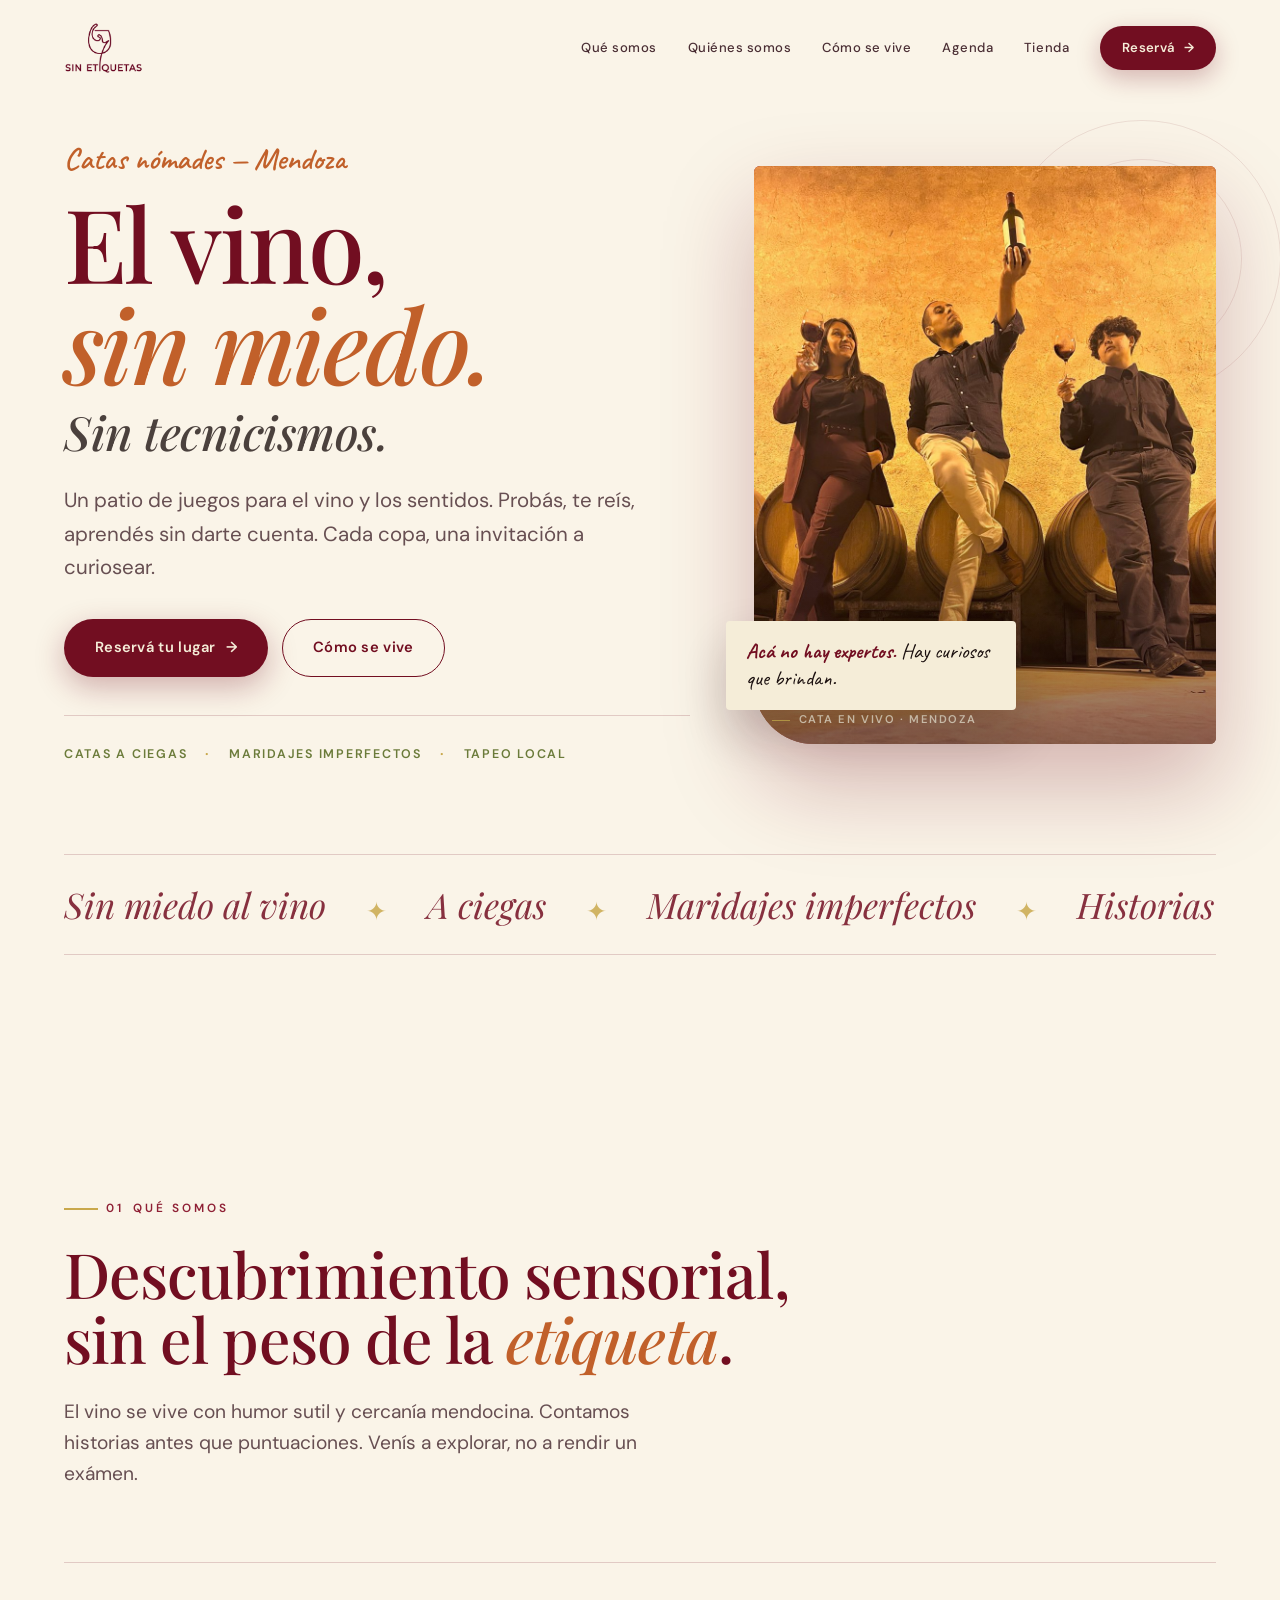
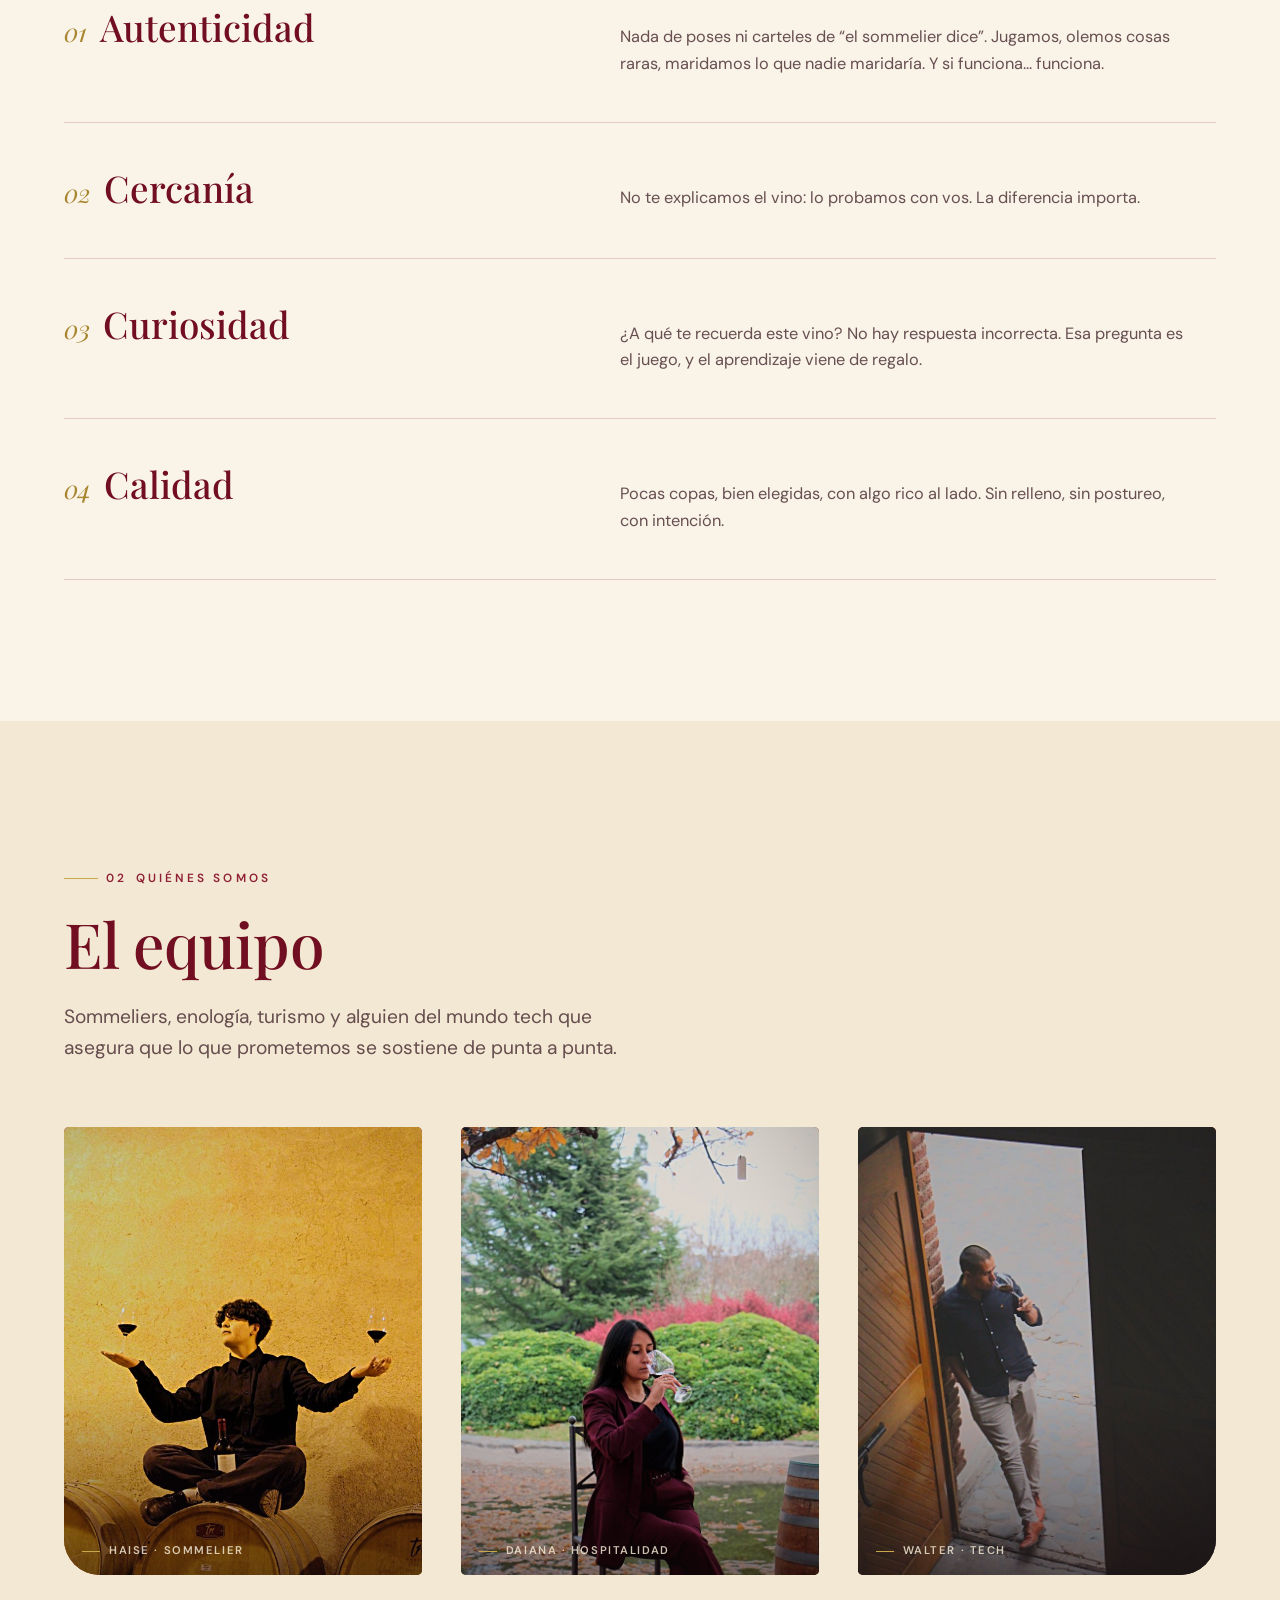
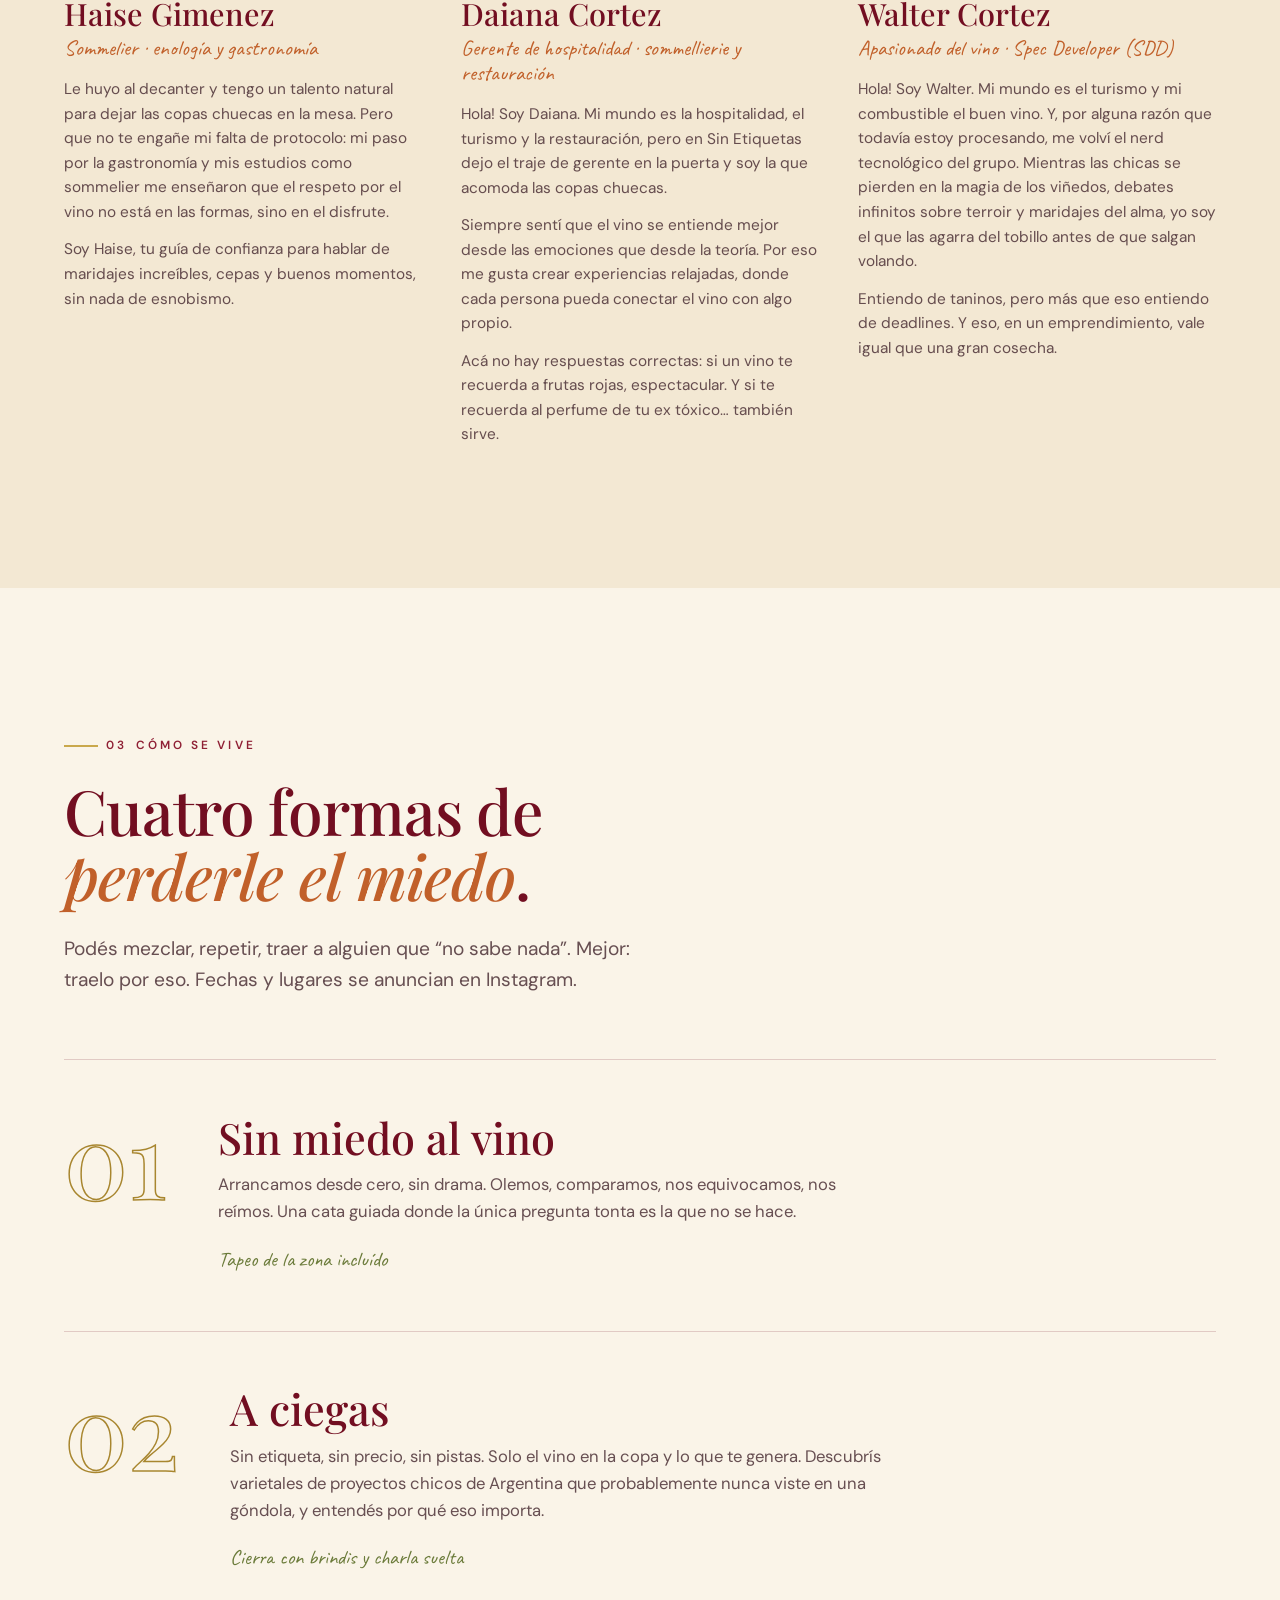
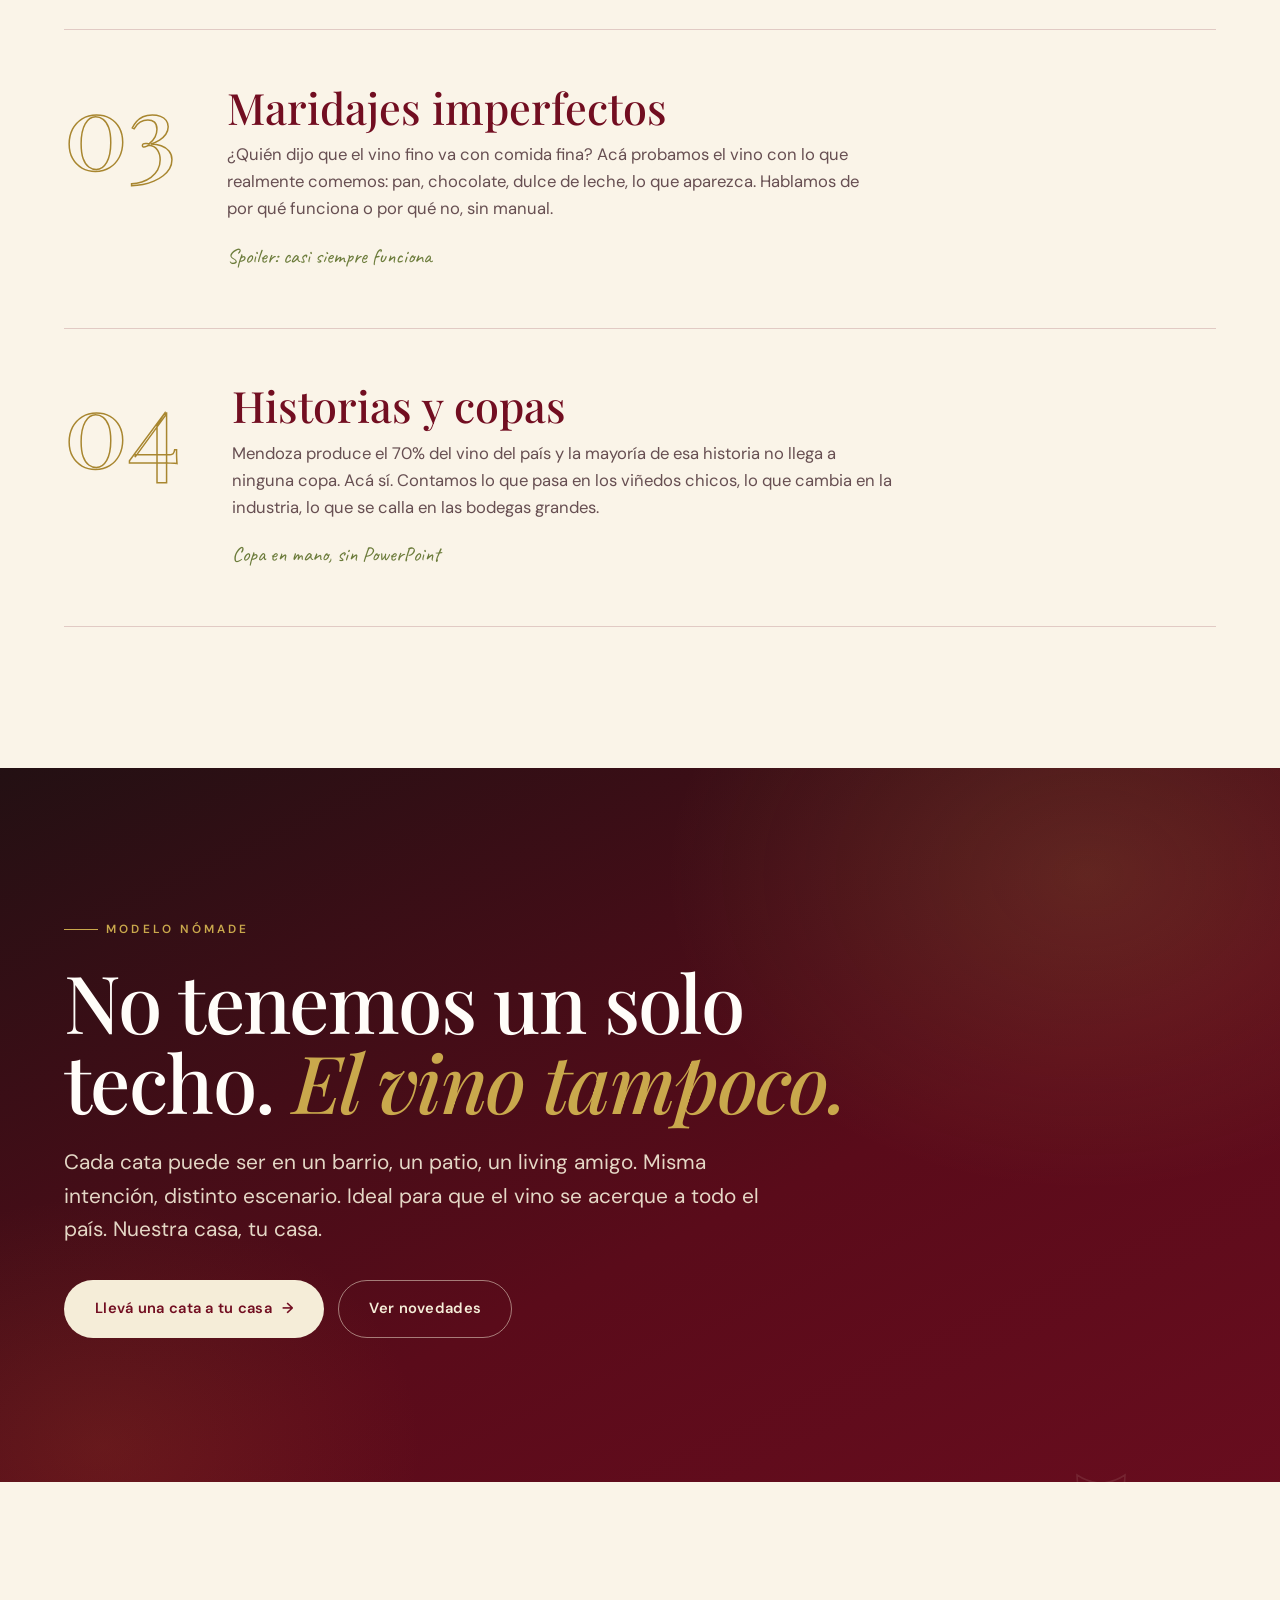
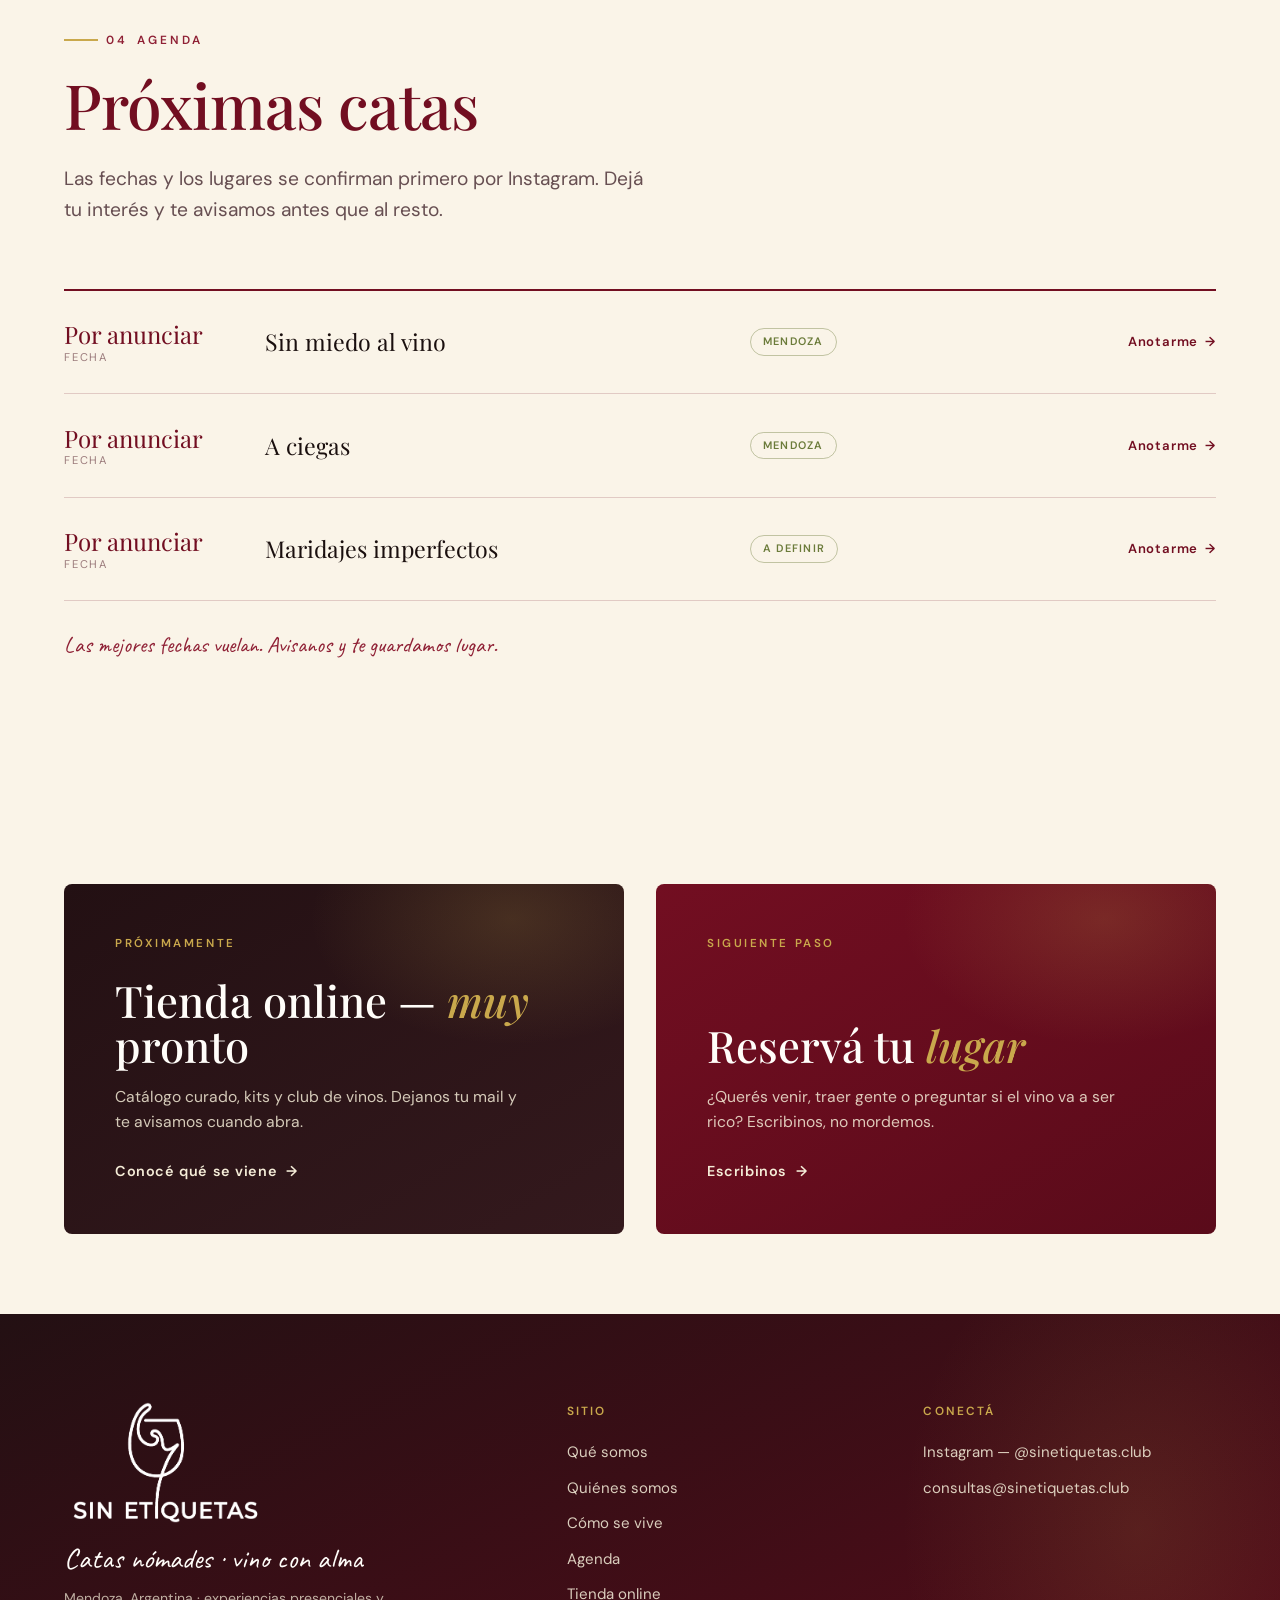
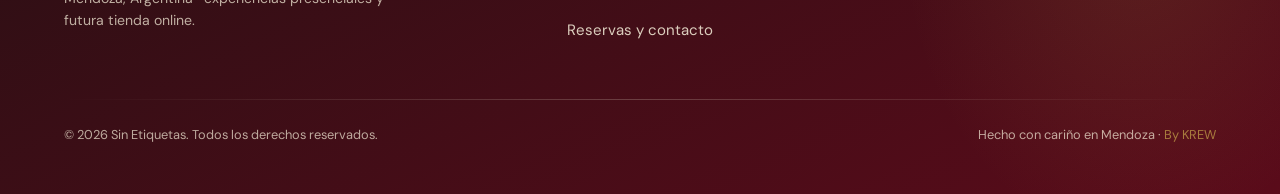
<file: index.html>
<!DOCTYPE html>
<html lang="es-AR">
<head>
  <meta charset="UTF-8">
  <meta name="viewport" content="width=device-width, initial-scale=1.0, viewport-fit=cover">
  <meta name="color-scheme" content="light">
  <meta name="theme-color" content="#720E21">
  <meta name="msapplication-TileColor" content="#720E21">

  <title>Sin Etiquetas | Catas nómades en Mendoza — vino sin miedo</title>
  <meta name="description" content="Sin Etiquetas: catas nómades y experiencias de vino en Mendoza, sin tecnicismos ni vergüenza. Juegos sensoriales, maridajes imperfectos y tapeo local. Próxima tienda online. Seguinos en @sinetiquetas.club.">
  <meta name="keywords" content="Sin Etiquetas, cata de vinos Mendoza, catas nómades, vino argentino, experiencia de vino, enoturismo Mendoza, vino sin miedo, maridaje, tapeo Mendoza">
  <meta name="author" content="Sin Etiquetas">
  <meta name="robots" content="index, follow, max-image-preview:large, max-snippet:-1, max-video-preview:-1">
  <meta name="geo.region" content="AR-M">
  <meta name="geo.placename" content="Mendoza">
  <meta name="ICBM" content="-32.8895,-68.8458">
  <meta name="language" content="Spanish">

  <link rel="canonical" href="https://sinetiquetas.club/">
  <link rel="alternate" hreflang="es-AR" href="https://sinetiquetas.club/">
  <link rel="alternate" hreflang="x-default" href="https://sinetiquetas.club/">

  <meta property="og:type" content="website">
  <meta property="og:site_name" content="Sin Etiquetas">
  <meta property="og:locale" content="es_AR">
  <meta property="og:title" content="Sin Etiquetas | Catas nómades en Mendoza — vino sin miedo">
  <meta property="og:description" content="Catas nómades y experiencias de vino en Mendoza: sin tecnicismos, con humor mendocino. Juegos, aromas, maridajes imperfectos y tapeo local.">
  <meta property="og:url" content="https://sinetiquetas.club/">
  <meta property="og:image" content="https://sinetiquetas.club/assets/logo-borravino.png">
  <meta property="og:image:type" content="image/png">
  <meta property="og:image:alt" content="Logo Sin Etiquetas — vino y experiencias en Mendoza">

  <meta name="twitter:card" content="summary_large_image">
  <meta name="twitter:title" content="Sin Etiquetas | Catas nómades en Mendoza">
  <meta name="twitter:description" content="Vino sin miedo: catas nómades, juegos sensoriales y tapeo en Mendoza. @sinetiquetas.club">
  <meta name="twitter:image" content="https://sinetiquetas.club/assets/logo-borravino.png">

  <link rel="icon" href="assets/logo-borravino.png" type="image/png" sizes="any">
  <link rel="apple-touch-icon" href="assets/logo-borravino.png">

  <script type="application/ld+json">
  {
    "@context": "https://schema.org",
    "@graph": [
      {
        "@type": "Organization",
        "@id": "https://sinetiquetas.club/#organization",
        "name": "Sin Etiquetas",
        "url": "https://sinetiquetas.club/",
        "logo": { "@type": "ImageObject", "url": "https://sinetiquetas.club/assets/logo-borravino.png" },
        "description": "Experiencias de vino nómades en Mendoza: catas accesibles, juegos sensoriales y tapeo local, sin tecnicismos.",
        "areaServed": { "@type": "Country", "name": "Argentina" },
        "address": { "@type": "PostalAddress", "addressRegion": "Mendoza", "addressCountry": "AR" },
        "sameAs": [ "https://www.instagram.com/sinetiquetas.club/" ]
      },
      {
        "@type": "WebSite",
        "@id": "https://sinetiquetas.club/#website",
        "url": "https://sinetiquetas.club/",
        "name": "Sin Etiquetas",
        "description": "Catas nómades en Mendoza — vino sin miedo. Próximamente tienda online.",
        "publisher": { "@id": "https://sinetiquetas.club/#organization" },
        "inLanguage": "es-AR"
      }
    ]
  }
  </script>

  <link rel="preconnect" href="https://fonts.googleapis.com">
  <link rel="preconnect" href="https://fonts.gstatic.com" crossorigin>
  <link href="https://fonts.googleapis.com/css2?family=Caveat:wght@500;600;700&family=DM+Sans:ital,opsz,wght@0,9..40,300..700;1,9..40,400..600&family=Playfair+Display:ital,wght@0,400;0,500;0,600;1,400;1,500&display=swap" rel="stylesheet">
  <link rel="stylesheet" href="css/styles.css">
</head>
<body>
  <a class="skip-link" href="#main">Ir al contenido</a>

  <svg class="svg-defs" aria-hidden="true" focusable="false">
    <symbol id="glass" viewBox="0 0 100 150">
      <path d="M26 14 Q50 30 74 14 Q72 56 50 66 Q28 56 26 14 Z"/>
      <path d="M50 66 L50 124"/>
      <path d="M32 126 Q50 119 68 126"/>
    </symbol>
  </svg>

  <header class="nav" id="nav">
    <a class="nav__logo" href="index.html" aria-label="Sin Etiquetas — inicio">
      <img src="assets/logo-borravino.png" alt="Sin Etiquetas">
    </a>
    <button type="button" class="nav__toggle" id="navToggle" aria-label="Abrir menú" aria-expanded="false" aria-controls="navMenu">
      <svg width="26" height="26" viewBox="0 0 24 24" fill="none" stroke="currentColor" stroke-width="2" aria-hidden="true"><path d="M3 6h18M3 12h18M3 18h18"/></svg>
    </button>
    <nav class="nav__menu" id="navMenu" aria-label="Principal">
      <a class="nav__link" href="#propuesta">Qué somos</a>
      <a class="nav__link" href="#equipo">Quiénes somos</a>
      <a class="nav__link" href="#experiencias">Cómo se vive</a>
      <a class="nav__link" href="#agenda">Agenda</a>
      <a class="nav__link" href="tienda.html">Tienda</a>
      <a class="nav__cta" href="contacto.html">Reservá <span class="arrow" aria-hidden="true">→</span></a>
    </nav>
  </header>
  <div class="nav__scrim" id="navScrim" aria-hidden="true"></div>

  <main id="main">

    <!-- HERO -->
    <section class="hero" aria-labelledby="hero-title">
      <div class="wrap">
        <div class="hero__grid">
          <div class="hero__copy">
            <p class="hero__eyebrow">Catas nómades — Mendoza</p>
            <h1 class="hero__title" id="hero-title">El vino, <em>sin&nbsp;miedo.</em><span class="thin">Sin tecnicismos.</span></h1>
            <p class="hero__lead">Un patio de juegos para el vino y los sentidos. Probás, te reís, aprendés sin darte cuenta. Cada copa, una invitación a curiosear.</p>
            <div class="hero__cta">
              <a class="btn btn--primary" href="contacto.html">Reservá tu lugar <span class="arrow" aria-hidden="true">→</span></a>
              <a class="btn btn--ghost" href="#experiencias">Cómo se vive</a>
            </div>
            <div class="hero__ticker">
              <span>Catas a ciegas</span><span>Maridajes imperfectos</span><span>Tapeo local</span>
            </div>
          </div>

          <div class="hero__media">
            <div class="hero__rings" aria-hidden="true"><span></span><span></span><span></span></div>
            <div class="ph has-photo">
              <img class="hero__photo" src="assets/hero-juntos.jpg" width="1148" height="1200" fetchpriority="high" decoding="async" alt="El equipo de Sin Etiquetas brindando con vino entre barricas en una bodega de Mendoza" />
              <span class="ph__cap">Cata en vivo · Mendoza</span>
            </div>
            <p class="hero__quote"><strong>Acá no hay expertos.</strong> Hay curiosos que brindan.</p>
          </div>
        </div>

        <div class="marquee" aria-hidden="true">
          <div class="marquee__track">
            <span>Sin miedo al vino</span><span>A ciegas</span><span>Maridajes imperfectos</span><span>Historias y copas</span><span>Nuestra casa, tu casa</span>
            <span>Sin miedo al vino</span><span>A ciegas</span><span>Maridajes imperfectos</span><span>Historias y copas</span><span>Nuestra casa, tu casa</span>
          </div>
        </div>
      </div>
    </section>

    <!-- QUÉ SOMOS -->
    <section class="section" id="propuesta" aria-labelledby="propuesta-title">
      <div class="wrap">
        <header class="sec-head reveal">
          <p class="sec-tag"><span>01</span> Qué somos</p>
          <h2 class="sec-title" id="propuesta-title">Descubrimiento sensorial, sin el peso de la <em>etiqueta</em>.</h2>
          <p class="sec-lead">El vino se vive con humor sutil y cercanía mendocina. Contamos historias antes que puntuaciones. Venís a explorar, no a rendir un exámen.</p>
        </header>

        <div class="values reveal">
          <article class="value">
            <div class="value__head"><span class="value__num">01</span><h3 class="value__name">Autenticidad</h3></div>
            <p class="value__body">Nada de poses ni carteles de “el sommelier dice”. Jugamos, olemos cosas raras, maridamos lo que nadie maridaría. Y si funciona… funciona.</p>
          </article>
          <article class="value">
            <div class="value__head"><span class="value__num">02</span><h3 class="value__name">Cercanía</h3></div>
            <p class="value__body">No te explicamos el vino: lo probamos con vos. La diferencia importa.</p>
          </article>
          <article class="value">
            <div class="value__head"><span class="value__num">03</span><h3 class="value__name">Curiosidad</h3></div>
            <p class="value__body">¿A qué te recuerda este vino? No hay respuesta incorrecta. Esa pregunta es el juego, y el aprendizaje viene de regalo.</p>
          </article>
          <article class="value">
            <div class="value__head"><span class="value__num">04</span><h3 class="value__name">Calidad</h3></div>
            <p class="value__body">Pocas copas, bien elegidas, con algo rico al lado. Sin relleno, sin postureo, con intención.</p>
          </article>
        </div>
      </div>
    </section>

    <!-- EQUIPO -->
    <section class="section section--paper" id="equipo" aria-labelledby="equipo-title">
      <div class="wrap">
        <header class="sec-head reveal">
          <p class="sec-tag"><span>02</span> Quiénes somos</p>
          <h2 class="sec-title" id="equipo-title">El equipo</h2>
          <p class="sec-lead">Sommeliers, enología, turismo y alguien del mundo tech que asegura que lo que prometemos se sostiene de punta a punta.</p>
        </header>

        <div class="team">
          <article class="member reveal">
            <div class="ph member__portrait has-photo">
              <img class="member__photo" src="assets/equipo-haise.jpg" width="800" height="1000" loading="lazy" decoding="async" alt="Haise Gimenez, sommelier de Sin Etiquetas, con dos copas de vino tinto en una bodega" />
              <span class="ph__cap">Haise · sommelier</span>
            </div>
            <div>
              <h3 class="member__name">Haise Gimenez</h3>
              <p class="member__role">Sommelier · enología y gastronomía</p>
              <p class="member__bio">Le huyo al decanter y tengo un talento natural para dejar las copas chuecas en la mesa. Pero que no te engañe mi falta de protocolo: mi paso por la gastronomía y mis estudios como sommelier me enseñaron que el respeto por el vino no está en las formas, sino en el disfrute.</p>
              <p class="member__bio">Soy Haise, tu guía de confianza para hablar de maridajes increíbles, cepas y buenos momentos, sin nada de esnobismo.</p>
            </div>
          </article>

          <article class="member reveal" data-delay="1">
            <div class="ph member__portrait has-photo">
              <img class="member__photo" src="assets/equipo-daiana.jpg" width="800" height="1000" loading="lazy" decoding="async" alt="Daiana Cortez, gerente de hospitalidad de Sin Etiquetas, catando vino en un jardín otoñal" />
              <span class="ph__cap">Daiana · hospitalidad</span>
            </div>
            <div>
              <h3 class="member__name">Daiana Cortez</h3>
              <p class="member__role">Gerente de hospitalidad · sommellierie y restauración</p>
              <p class="member__bio">Hola! Soy Daiana. Mi mundo es la hospitalidad, el turismo y la restauración, pero en Sin Etiquetas dejo el traje de gerente en la puerta y soy la que acomoda las copas chuecas.</p>
              <p class="member__bio">Siempre sentí que el vino se entiende mejor desde las emociones que desde la teoría. Por eso me gusta crear experiencias relajadas, donde cada persona pueda conectar el vino con algo propio.</p>
              <p class="member__bio">Acá no hay respuestas correctas: si un vino te recuerda a frutas rojas, espectacular. Y si te recuerda al perfume de tu ex tóxico… también sirve.</p>
            </div>
          </article>

          <article class="member reveal" data-delay="2">
            <div class="ph member__portrait has-photo">
              <img class="member__photo" src="assets/equipo-walter.jpg" width="800" height="1000" loading="lazy" decoding="async" alt="Walter Cortez, apasionado del vino y spec developer de Sin Etiquetas, degustando vino en la puerta de una bodega" />
              <span class="ph__cap">Walter · tech</span>
            </div>
            <div>
              <h3 class="member__name">Walter Cortez</h3>
              <p class="member__role">Apasionado del vino · Spec Developer (SDD)</p>
              <p class="member__bio">Hola! Soy Walter. Mi mundo es el turismo y mi combustible el buen vino. Y, por alguna razón que todavía estoy procesando, me volví el nerd tecnológico del grupo. Mientras las chicas se pierden en la magia de los viñedos, debates infinitos sobre terroir y maridajes del alma, yo soy el que las agarra del tobillo antes de que salgan volando.</p>
              <p class="member__bio">Entiendo de taninos, pero más que eso entiendo de deadlines. Y eso, en un emprendimiento, vale igual que una gran cosecha.</p>
            </div>
          </article>
        </div>
      </div>
    </section>

    <!-- EXPERIENCIAS -->
    <section class="section" id="experiencias" aria-labelledby="exp-title">
      <div class="wrap">
        <header class="sec-head reveal">
          <p class="sec-tag"><span>03</span> Cómo se vive</p>
          <h2 class="sec-title" id="exp-title">Cuatro formas de <em>perderle el miedo</em>.</h2>
          <p class="sec-lead">Podés mezclar, repetir, traer a alguien que “no sabe nada”. Mejor: traelo por eso. Fechas y lugares se anuncian en Instagram.</p>
        </header>

        <div class="exps">
          <article class="exp reveal">
            <div class="exp__num">01</div>
            <div class="exp__main">
              <h3 class="exp__title">Sin miedo al vino</h3>
              <p class="exp__body">Arrancamos desde cero, sin drama. Olemos, comparamos, nos equivocamos, nos reímos. Una cata guiada donde la única pregunta tonta es la que no se hace.</p>
              <span class="exp__meta">Tapeo de la zona incluído</span>
            </div>
          </article>
          <article class="exp reveal">
            <div class="exp__num">02</div>
            <div class="exp__main">
              <h3 class="exp__title">A ciegas</h3>
              <p class="exp__body">Sin etiqueta, sin precio, sin pistas. Solo el vino en la copa y lo que te genera. Descubrís varietales de proyectos chicos de Argentina que probablemente nunca viste en una góndola, y entendés por qué eso importa.</p>
              <span class="exp__meta">Cierra con brindis y charla suelta</span>
            </div>
          </article>
          <article class="exp reveal">
            <div class="exp__num">03</div>
            <div class="exp__main">
              <h3 class="exp__title">Maridajes imperfectos</h3>
              <p class="exp__body">¿Quién dijo que el vino fino va con comida fina? Acá probamos el vino con lo que realmente comemos: pan, chocolate, dulce de leche, lo que aparezca. Hablamos de por qué funciona o por qué no, sin manual.</p>
              <span class="exp__meta">Spoiler: casi siempre funciona</span>
            </div>
          </article>
          <article class="exp reveal">
            <div class="exp__num">04</div>
            <div class="exp__main">
              <h3 class="exp__title">Historias y copas</h3>
              <p class="exp__body">Mendoza produce el 70% del vino del país y la mayoría de esa historia no llega a ninguna copa. Acá sí. Contamos lo que pasa en los viñedos chicos, lo que cambia en la industria, lo que se calla en las bodegas grandes.</p>
              <span class="exp__meta">Copa en mano, sin PowerPoint</span>
            </div>
          </article>
        </div>
      </div>
    </section>

    <!-- NÓMADE -->
    <section class="strip" id="nomade" aria-labelledby="nomade-title">
      <svg class="strip__glass" aria-hidden="true"><use href="#glass"/></svg>
      <div class="wrap">
        <div class="strip__inner reveal">
          <p class="sec-tag">Modelo nómade</p>
          <h2 class="strip__title" id="nomade-title">No tenemos un solo techo. <em>El vino tampoco.</em></h2>
          <p class="strip__text">Cada cata puede ser en un barrio, un patio, un living amigo. Misma intención, distinto escenario. Ideal para que el vino se acerque a todo el país. Nuestra casa, tu casa.</p>
          <div class="hero__cta">
            <a class="btn btn--light" href="contacto.html">Llevá una cata a tu casa <span class="arrow" aria-hidden="true">→</span></a>
            <a class="btn btn--ghost-light" href="https://www.instagram.com/sinetiquetas.club/" target="_blank" rel="noopener noreferrer">Ver novedades</a>
          </div>
        </div>
      </div>
    </section>

    <!-- AGENDA -->
    <section class="section" id="agenda" aria-labelledby="agenda-title">
      <div class="wrap">
        <header class="sec-head reveal">
          <p class="sec-tag"><span>04</span> Agenda</p>
          <h2 class="sec-title" id="agenda-title">Próximas catas</h2>
          <p class="sec-lead">Las fechas y los lugares se confirman primero por Instagram. Dejá tu interés y te avisamos antes que al resto.</p>
        </header>

        <ul class="agenda reveal">
          <li class="agenda__row">
            <span class="agenda__date">Por anunciar<small>Fecha</small></span>
            <span class="agenda__exp">Sin miedo al vino</span>
            <span class="agenda__place"><span class="pill">Mendoza</span></span>
            <a class="agenda__cta" href="contacto.html">Anotarme <span class="arrow" aria-hidden="true">→</span></a>
          </li>
          <li class="agenda__row">
            <span class="agenda__date">Por anunciar<small>Fecha</small></span>
            <span class="agenda__exp">A ciegas</span>
            <span class="agenda__place"><span class="pill">Mendoza</span></span>
            <a class="agenda__cta" href="contacto.html">Anotarme <span class="arrow" aria-hidden="true">→</span></a>
          </li>
          <li class="agenda__row">
            <span class="agenda__date">Por anunciar<small>Fecha</small></span>
            <span class="agenda__exp">Maridajes imperfectos</span>
            <span class="agenda__place"><span class="pill">A definir</span></span>
            <a class="agenda__cta" href="contacto.html">Anotarme <span class="arrow" aria-hidden="true">→</span></a>
          </li>
        </ul>
        <p class="agenda__note">Las mejores fechas vuelan. Avisanos y te guardamos lugar.</p>
      </div>
    </section>

    <!-- TEASERS -->
    <section class="section section--tight" aria-label="Tienda y reservas">
      <div class="wrap">
        <div class="teasers">
          <a class="teaser teaser--dark reveal" href="tienda.html">
            <span class="teaser__glow" aria-hidden="true"></span>
            <span class="teaser__tag">Próximamente</span>
            <span class="teaser__title">Tienda online — <em>muy</em> pronto</span>
            <span class="teaser__text">Catálogo curado, kits y club de vinos. Dejanos tu mail y te avisamos cuando abra.</span>
            <span class="teaser__link">Conocé qué se viene <span class="arrow" aria-hidden="true">→</span></span>
          </a>
          <a class="teaser teaser--wine reveal" data-delay="1" href="contacto.html">
            <span class="teaser__glow" aria-hidden="true"></span>
            <span class="teaser__tag">Siguiente paso</span>
            <span class="teaser__title">Reservá tu <em>lugar</em></span>
            <span class="teaser__text">¿Querés venir, traer gente o preguntar si el vino va a ser rico? Escribinos, no mordemos.</span>
            <span class="teaser__link">Escribinos <span class="arrow" aria-hidden="true">→</span></span>
          </a>
        </div>
      </div>
    </section>

  </main>

  <footer class="footer">
    <div class="wrap">
      <div class="footer__top">
        <div class="footer__brand">
          <a class="footer__logo" href="index.html" aria-label="Sin Etiquetas — inicio"><img src="assets/logo-blanco.png" alt="Sin Etiquetas"></a>
          <p class="footer__tagline">Catas nómades · vino con alma</p>
          <p class="footer__loc">Mendoza, Argentina · experiencias presenciales y futura tienda online.</p>
        </div>
        <nav class="footer__col" aria-label="Sitio">
          <h2 class="footer__heading">Sitio</h2>
          <ul class="footer__list">
            <li><a href="#propuesta">Qué somos</a></li>
            <li><a href="#equipo">Quiénes somos</a></li>
            <li><a href="#experiencias">Cómo se vive</a></li>
            <li><a href="#agenda">Agenda</a></li>
            <li><a href="tienda.html">Tienda online</a></li>
            <li><a href="contacto.html">Reservas y contacto</a></li>
          </ul>
        </nav>
        <div class="footer__col">
          <h2 class="footer__heading">Conectá</h2>
          <ul class="footer__list">
            <li><a href="https://www.instagram.com/sinetiquetas.club/" target="_blank" rel="noopener noreferrer">Instagram — @sinetiquetas.club</a></li>
            <li><a href="mailto:consultas@sinetiquetas.club">consultas@sinetiquetas.club</a></li>
          </ul>
        </div>
      </div>
      <div class="footer__rule" aria-hidden="true"></div>
      <div class="footer__bottom">
        <p>© <span id="y"></span> Sin Etiquetas. Todos los derechos reservados.</p>
        <p>Hecho con cariño en Mendoza · <a href="#">By KREW</a></p>
      </div>
    </div>
  </footer>

  <script src="js/main.js" defer></script>
</body>
</html>
</file>
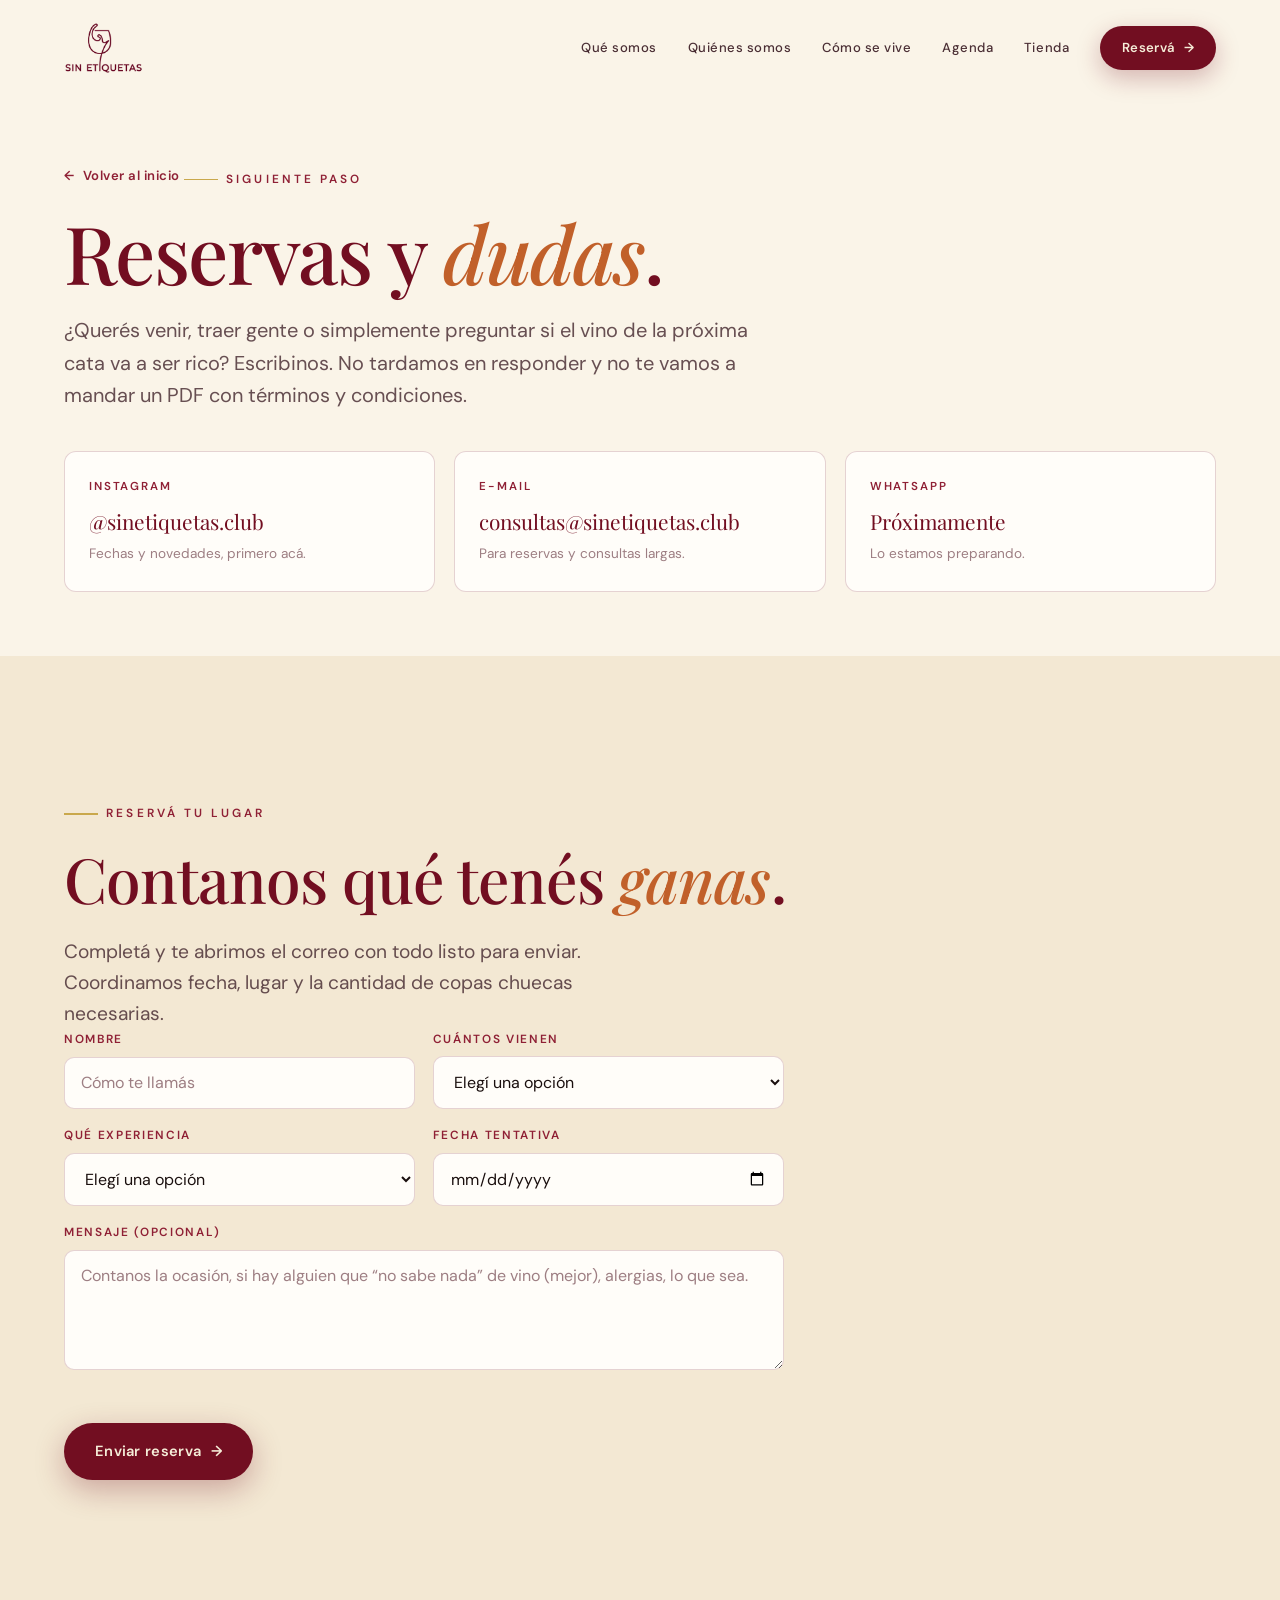
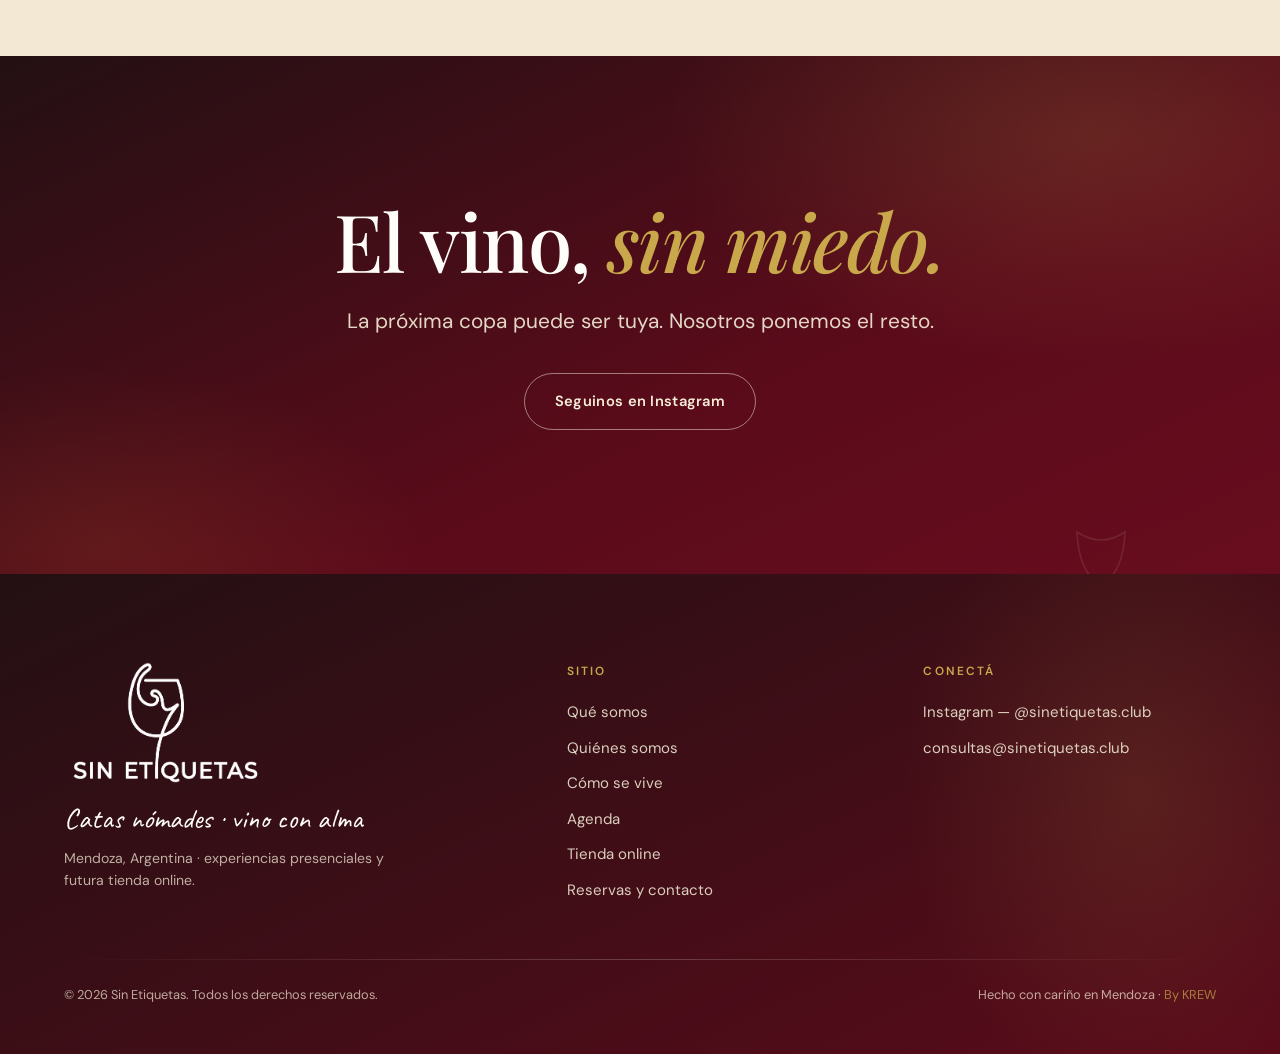
<file: contacto.html>
<!DOCTYPE html>
<html lang="es-AR">
<head>
  <meta charset="UTF-8">
  <meta name="viewport" content="width=device-width, initial-scale=1.0, viewport-fit=cover">
  <meta name="color-scheme" content="light">
  <meta name="theme-color" content="#720E21">

  <title>Reservas y contacto — Sin Etiquetas | Catas en Mendoza</title>
  <meta name="description" content="Reservá una cata de Sin Etiquetas en Mendoza o llevá una experiencia a tu casa. Escribinos por Instagram o mail: contestamos rápido y sin vueltas.">
  <link rel="canonical" href="https://sinetiquetas.club/contacto.html">
  <meta property="og:type" content="website">
  <meta property="og:site_name" content="Sin Etiquetas">
  <meta property="og:title" content="Reservas y contacto — Sin Etiquetas">
  <meta property="og:description" content="Reservá tu cata en Mendoza. Sin vueltas, sin términos y condiciones en PDF.">
  <meta property="og:url" content="https://sinetiquetas.club/contacto.html">
  <meta property="og:image" content="https://sinetiquetas.club/assets/logo-borravino.png">
  <link rel="icon" href="assets/logo-borravino.png" type="image/png" sizes="any">
  <link rel="apple-touch-icon" href="assets/logo-borravino.png">

  <link rel="preconnect" href="https://fonts.googleapis.com">
  <link rel="preconnect" href="https://fonts.gstatic.com" crossorigin>
  <link href="https://fonts.googleapis.com/css2?family=Caveat:wght@500;600;700&family=DM+Sans:ital,opsz,wght@0,9..40,300..700;1,9..40,400..600&family=Playfair+Display:ital,wght@0,400;0,500;0,600;1,400;1,500&display=swap" rel="stylesheet">
  <link rel="stylesheet" href="css/styles.css">
</head>
<body>
  <a class="skip-link" href="#main">Ir al contenido</a>

  <svg class="svg-defs" aria-hidden="true" focusable="false">
    <symbol id="glass" viewBox="0 0 100 150">
      <path d="M26 14 Q50 30 74 14 Q72 56 50 66 Q28 56 26 14 Z"/>
      <path d="M50 66 L50 124"/>
      <path d="M32 126 Q50 119 68 126"/>
    </symbol>
  </svg>

  <header class="nav is-scrolled" id="nav">
    <a class="nav__logo" href="index.html" aria-label="Sin Etiquetas — inicio">
      <img src="assets/logo-borravino.png" alt="Sin Etiquetas">
    </a>
    <button type="button" class="nav__toggle" id="navToggle" aria-label="Abrir menú" aria-expanded="false" aria-controls="navMenu">
      <svg width="26" height="26" viewBox="0 0 24 24" fill="none" stroke="currentColor" stroke-width="2" aria-hidden="true"><path d="M3 6h18M3 12h18M3 18h18"/></svg>
    </button>
    <nav class="nav__menu" id="navMenu" aria-label="Principal">
      <a class="nav__link" href="index.html#propuesta">Qué somos</a>
      <a class="nav__link" href="index.html#equipo">Quiénes somos</a>
      <a class="nav__link" href="index.html#experiencias">Cómo se vive</a>
      <a class="nav__link" href="index.html#agenda">Agenda</a>
      <a class="nav__link" href="tienda.html">Tienda</a>
      <a class="nav__cta" href="contacto.html" aria-current="page">Reservá <span class="arrow" aria-hidden="true">→</span></a>
    </nav>
  </header>
  <div class="nav__scrim" id="navScrim" aria-hidden="true"></div>

  <main id="main">
    <section class="page-hero">
      <div class="wrap">
        <a class="page-hero__back" href="index.html"><span aria-hidden="true">←</span> Volver al inicio</a>
        <p class="sec-tag"><span>Siguiente paso</span></p>
        <h1 class="page-title">Reservas y <em>dudas</em>.</h1>
        <p class="page-lead">¿Querés venir, traer gente o simplemente preguntar si el vino de la próxima cata va a ser rico? Escribinos. No tardamos en responder y no te vamos a mandar un PDF con términos y condiciones.</p>

        <div class="contact-cards">
          <a class="contact-card reveal" href="https://www.instagram.com/sinetiquetas.club/" target="_blank" rel="noopener noreferrer">
            <p class="contact-card__label">Instagram</p>
            <p class="contact-card__value">@sinetiquetas.club</p>
            <p class="contact-card__note">Fechas y novedades, primero acá.</p>
          </a>
          <a class="contact-card reveal" data-delay="1" href="mailto:consultas@sinetiquetas.club">
            <p class="contact-card__label">E-mail</p>
            <p class="contact-card__value">consultas@sinetiquetas.club</p>
            <p class="contact-card__note">Para reservas y consultas largas.</p>
          </a>
          <div class="contact-card reveal" data-delay="2">
            <p class="contact-card__label">WhatsApp</p>
            <p class="contact-card__value">Próximamente</p>
            <p class="contact-card__note">Lo estamos preparando.</p>
          </div>
        </div>
      </div>
    </section>

    <section class="section section--paper" aria-labelledby="form-title">
      <div class="wrap">
        <header class="sec-head reveal">
          <p class="sec-tag"><span>Reservá tu lugar</span></p>
          <h2 class="sec-title" id="form-title">Contanos qué tenés <em>ganas</em>.</h2>
          <p class="sec-lead">Completá y te abrimos el correo con todo listo para enviar. Coordinamos fecha, lugar y la cantidad de copas chuecas necesarias.</p>
        </header>

        <form class="form form--wide reveal" id="reservaForm" novalidate>
          <div class="field--row">
            <div class="field">
              <label for="nombre">Nombre</label>
              <input type="text" id="nombre" name="nombre" placeholder="Cómo te llamás" autocomplete="name" required>
            </div>
            <div class="field">
              <label for="personas">Cuántos vienen</label>
              <select id="personas" name="personas" required>
                <option value="" disabled selected>Elegí una opción</option>
                <option>1 a 2</option>
                <option>3 a 6</option>
                <option>7 a 12</option>
                <option>Más de 12</option>
              </select>
            </div>
          </div>

          <div class="field--row">
            <div class="field">
              <label for="experiencia">Qué experiencia</label>
              <select id="experiencia" name="experiencia" required>
                <option value="" disabled selected>Elegí una opción</option>
                <option>Sin miedo al vino</option>
                <option>A ciegas</option>
                <option>Maridajes imperfectos</option>
                <option>Historias y copas</option>
                <option>Una cata en mi casa (nómade)</option>
                <option>Todavía no sé, ayúdenme</option>
              </select>
            </div>
            <div class="field">
              <label for="fecha">Fecha tentativa</label>
              <input type="date" id="fecha" name="fecha">
            </div>
          </div>

          <div class="field">
            <label for="mensaje">Mensaje (opcional)</label>
            <textarea id="mensaje" name="mensaje" placeholder="Contanos la ocasión, si hay alguien que “no sabe nada” de vino (mejor), alergias, lo que sea."></textarea>
          </div>

          <div class="hero__cta">
            <button type="submit" class="btn btn--primary">Enviar reserva <span class="arrow" aria-hidden="true">→</span></button>
          </div>
          <p class="form-msg" id="reservaMsg" role="status" aria-live="polite"></p>
        </form>
      </div>
    </section>

    <section class="strip" aria-labelledby="cierre-title">
      <svg class="strip__glass" aria-hidden="true"><use href="#glass"/></svg>
      <div class="wrap">
        <div class="strip__inner reveal" style="margin-inline:auto;text-align:center;">
          <h2 class="strip__title" id="cierre-title" style="margin-inline:auto;">El vino, <em>sin miedo.</em></h2>
          <p class="strip__text" style="margin-inline:auto;">La próxima copa puede ser tuya. Nosotros ponemos el resto.</p>
          <div class="hero__cta" style="justify-content:center;">
            <a class="btn btn--ghost-light" href="https://www.instagram.com/sinetiquetas.club/" target="_blank" rel="noopener noreferrer">Seguinos en Instagram</a>
          </div>
        </div>
      </div>
    </section>
  </main>

  <footer class="footer">
    <div class="wrap">
      <div class="footer__top">
        <div class="footer__brand">
          <a class="footer__logo" href="index.html" aria-label="Sin Etiquetas — inicio"><img src="assets/logo-blanco.png" alt="Sin Etiquetas"></a>
          <p class="footer__tagline">Catas nómades · vino con alma</p>
          <p class="footer__loc">Mendoza, Argentina · experiencias presenciales y futura tienda online.</p>
        </div>
        <nav class="footer__col" aria-label="Sitio">
          <h2 class="footer__heading">Sitio</h2>
          <ul class="footer__list">
            <li><a href="index.html#propuesta">Qué somos</a></li>
            <li><a href="index.html#equipo">Quiénes somos</a></li>
            <li><a href="index.html#experiencias">Cómo se vive</a></li>
            <li><a href="index.html#agenda">Agenda</a></li>
            <li><a href="tienda.html">Tienda online</a></li>
            <li><a href="contacto.html">Reservas y contacto</a></li>
          </ul>
        </nav>
        <div class="footer__col">
          <h2 class="footer__heading">Conectá</h2>
          <ul class="footer__list">
            <li><a href="https://www.instagram.com/sinetiquetas.club/" target="_blank" rel="noopener noreferrer">Instagram — @sinetiquetas.club</a></li>
            <li><a href="mailto:consultas@sinetiquetas.club">consultas@sinetiquetas.club</a></li>
          </ul>
        </div>
      </div>
      <div class="footer__rule" aria-hidden="true"></div>
      <div class="footer__bottom">
        <p>© <span id="y"></span> Sin Etiquetas. Todos los derechos reservados.</p>
        <p>Hecho con cariño en Mendoza · <a href="#">By KREW</a></p>
      </div>
    </div>
  </footer>

  <script src="js/main.js" defer></script>
</body>
</html>
</file>
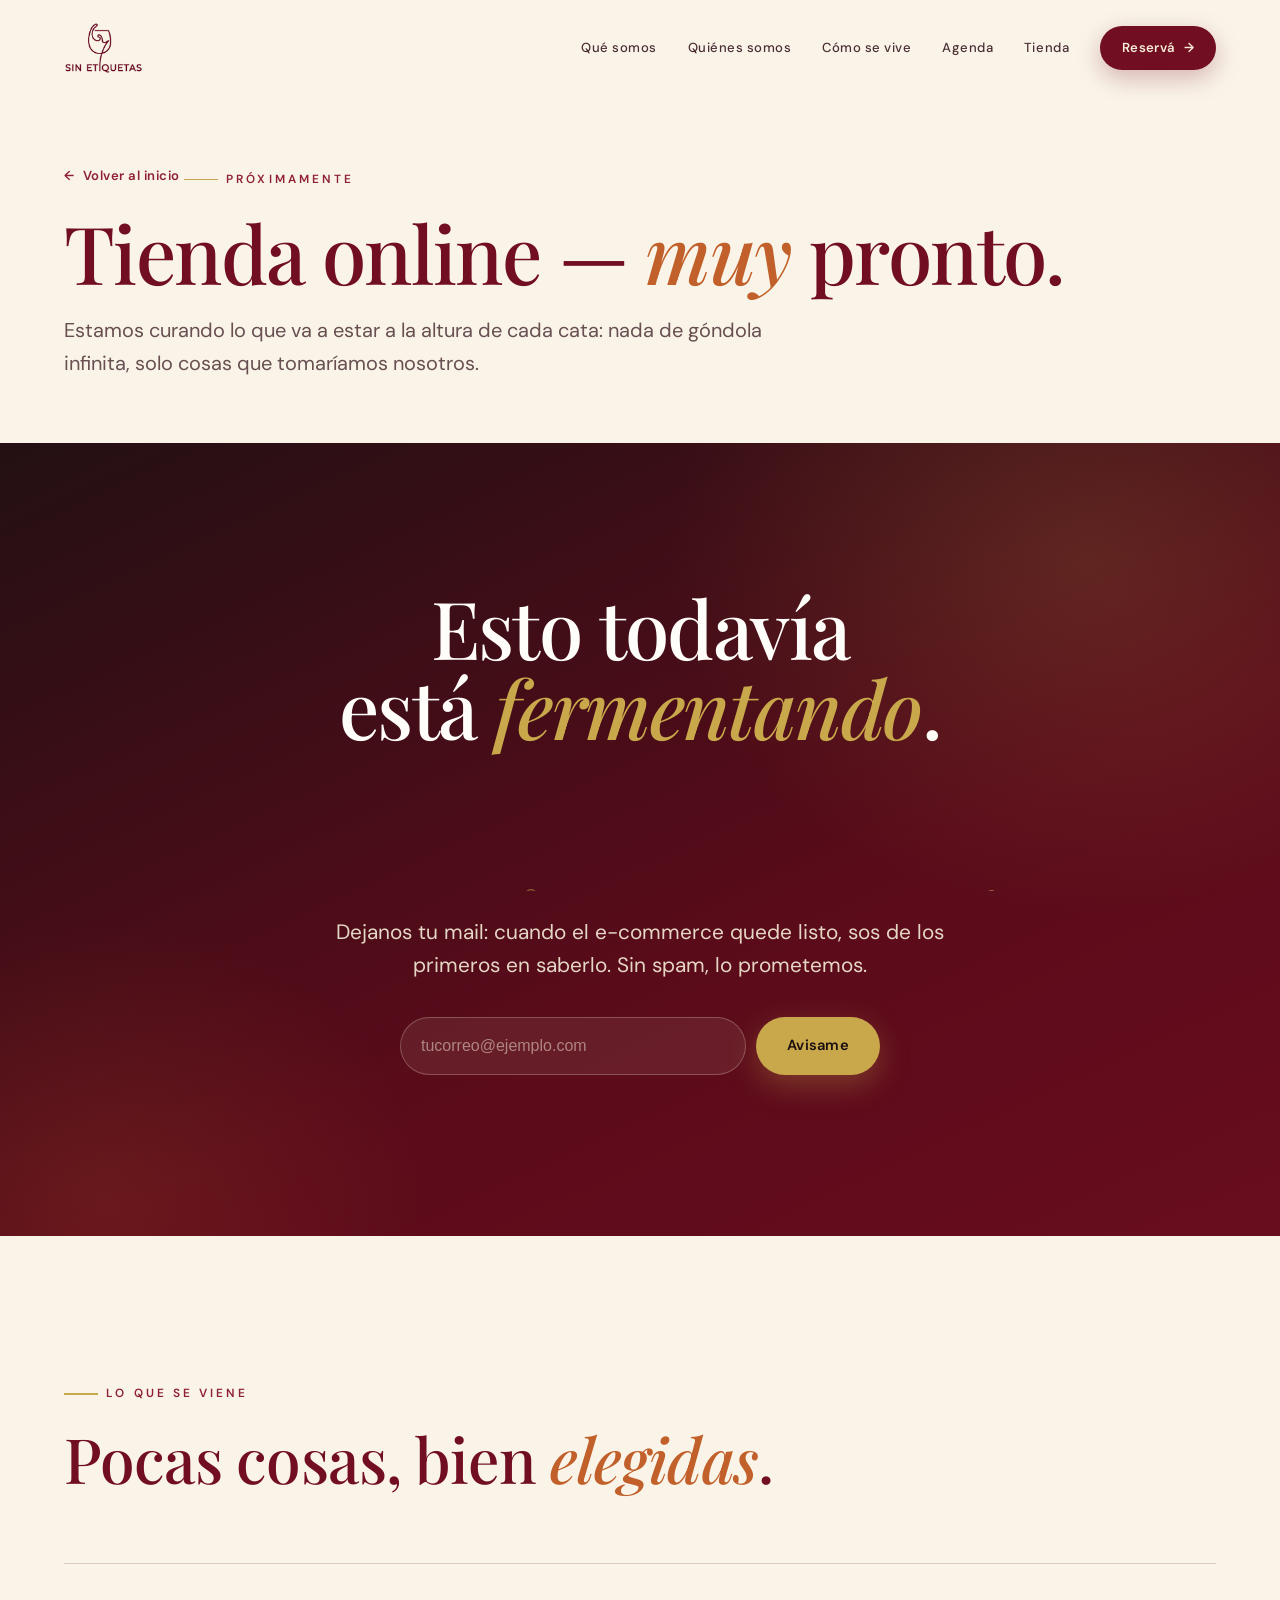
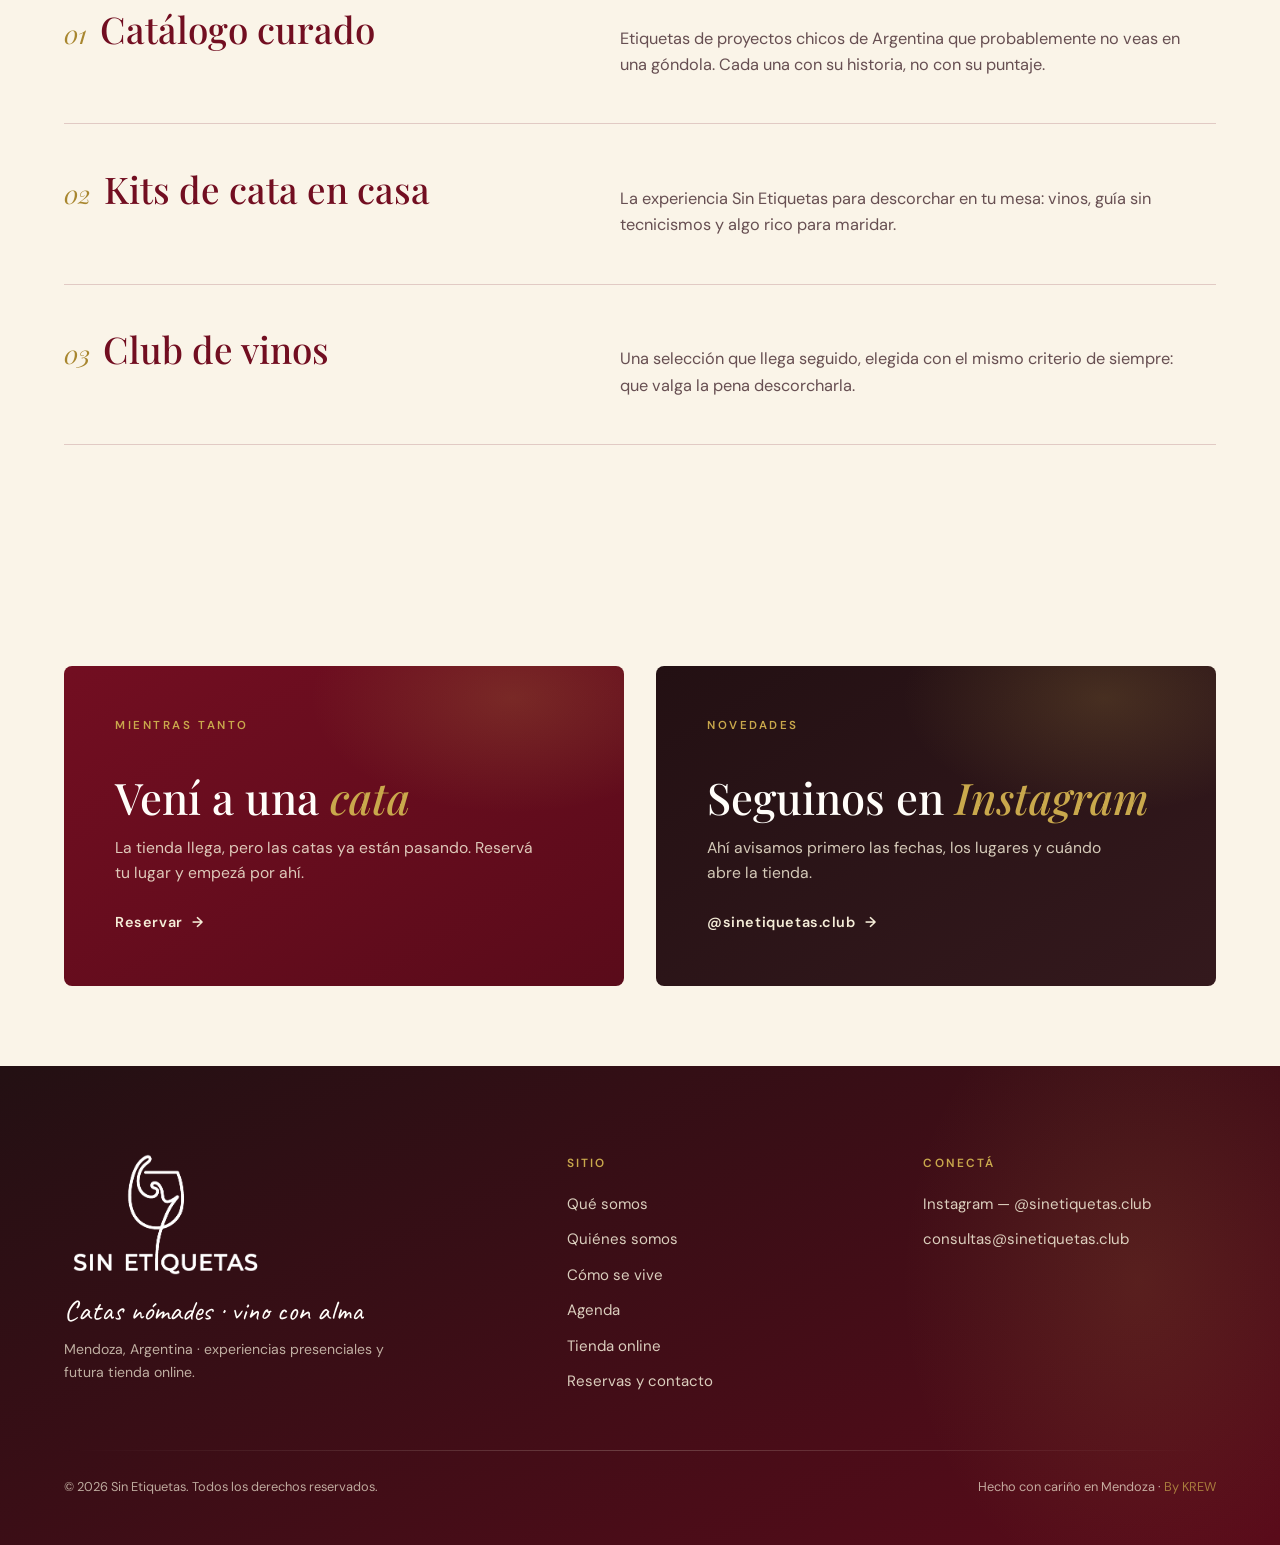
<file: tienda.html>
<!DOCTYPE html>
<html lang="es-AR">
<head>
  <meta charset="UTF-8">
  <meta name="viewport" content="width=device-width, initial-scale=1.0, viewport-fit=cover">
  <meta name="color-scheme" content="light">
  <meta name="theme-color" content="#720E21">

  <title>Tienda online — Sin Etiquetas | Próximamente</title>
  <meta name="description" content="La tienda online de Sin Etiquetas está fermentando: catálogo curado, kits de cata en casa y club de vinos. Dejanos tu mail y te avisamos cuando abra.">
  <link rel="canonical" href="https://sinetiquetas.club/tienda.html">
  <meta property="og:type" content="website">
  <meta property="og:site_name" content="Sin Etiquetas">
  <meta property="og:title" content="Tienda online — Sin Etiquetas | Próximamente">
  <meta property="og:description" content="Catálogo curado, kits y club de vinos. Muy pronto.">
  <meta property="og:url" content="https://sinetiquetas.club/tienda.html">
  <meta property="og:image" content="https://sinetiquetas.club/assets/logo-borravino.png">
  <link rel="icon" href="assets/logo-borravino.png" type="image/png" sizes="any">
  <link rel="apple-touch-icon" href="assets/logo-borravino.png">

  <link rel="preconnect" href="https://fonts.googleapis.com">
  <link rel="preconnect" href="https://fonts.gstatic.com" crossorigin>
  <link href="https://fonts.googleapis.com/css2?family=Caveat:wght@500;600;700&family=DM+Sans:ital,opsz,wght@0,9..40,300..700;1,9..40,400..600&family=Playfair+Display:ital,wght@0,400;0,500;0,600;1,400;1,500&display=swap" rel="stylesheet">
  <link rel="stylesheet" href="css/styles.css">
</head>
<body>
  <a class="skip-link" href="#main">Ir al contenido</a>

  <svg class="svg-defs" aria-hidden="true" focusable="false">
    <symbol id="glass" viewBox="0 0 100 150">
      <path d="M26 14 Q50 30 74 14 Q72 56 50 66 Q28 56 26 14 Z"/>
      <path d="M50 66 L50 124"/>
      <path d="M32 126 Q50 119 68 126"/>
    </symbol>
  </svg>

  <header class="nav is-scrolled" id="nav">
    <a class="nav__logo" href="index.html" aria-label="Sin Etiquetas — inicio">
      <img src="assets/logo-borravino.png" alt="Sin Etiquetas">
    </a>
    <button type="button" class="nav__toggle" id="navToggle" aria-label="Abrir menú" aria-expanded="false" aria-controls="navMenu">
      <svg width="26" height="26" viewBox="0 0 24 24" fill="none" stroke="currentColor" stroke-width="2" aria-hidden="true"><path d="M3 6h18M3 12h18M3 18h18"/></svg>
    </button>
    <nav class="nav__menu" id="navMenu" aria-label="Principal">
      <a class="nav__link" href="index.html#propuesta">Qué somos</a>
      <a class="nav__link" href="index.html#equipo">Quiénes somos</a>
      <a class="nav__link" href="index.html#experiencias">Cómo se vive</a>
      <a class="nav__link" href="index.html#agenda">Agenda</a>
      <a class="nav__link" href="tienda.html" aria-current="page">Tienda</a>
      <a class="nav__cta" href="contacto.html">Reservá <span class="arrow" aria-hidden="true">→</span></a>
    </nav>
  </header>
  <div class="nav__scrim" id="navScrim" aria-hidden="true"></div>

  <main id="main">
    <section class="page-hero">
      <div class="wrap">
        <a class="page-hero__back" href="index.html"><span aria-hidden="true">←</span> Volver al inicio</a>
        <p class="sec-tag"><span>Próximamente</span></p>
        <h1 class="page-title">Tienda online — <em>muy</em> pronto.</h1>
        <p class="page-lead">Estamos curando lo que va a estar a la altura de cada cata: nada de góndola infinita, solo cosas que tomaríamos nosotros.</p>
      </div>
    </section>

    <section class="strip" aria-labelledby="ferment-title">
      <svg class="strip__glass" aria-hidden="true"><use href="#glass"/></svg>
      <div class="wrap">
        <div class="strip__inner reveal" style="margin-inline:auto;text-align:center;">
          <h2 class="strip__title" id="ferment-title" style="margin-inline:auto;">Esto todavía está <em>fermentando</em>.</h2>
          <div class="ferment" aria-hidden="true">
            <div class="ferment__bubbles">
              <span style="--x:12%;--size:9px;--dur:5.2s;--delay:-1.1s;"></span>
              <span style="--x:24%;--size:6px;--dur:4.4s;--delay:-2.3s;"></span>
              <span style="--x:38%;--size:12px;--dur:6.0s;--delay:-0.4s;"></span>
              <span style="--x:50%;--size:7px;--dur:4.8s;--delay:-1.8s;"></span>
              <span style="--x:62%;--size:10px;--dur:5.6s;--delay:-2.8s;"></span>
              <span style="--x:74%;--size:8px;--dur:4.6s;--delay:-0.9s;"></span>
              <span style="--x:86%;--size:11px;--dur:6.2s;--delay:-1.6s;"></span>
            </div>
            <!-- <span class="ferment__word">Fermentando</span> -->
          </div>
          <p class="strip__text" style="margin-inline:auto;">Dejanos tu mail: cuando el e-commerce quede listo, sos de los primeros en saberlo. Sin spam, lo prometemos.</p>
          <form class="waitlist" id="waitlist" novalidate>
            <label for="email-wait" class="visually-hidden">Tu correo</label>
            <input type="email" id="email-wait" name="email" placeholder="tucorreo@ejemplo.com" autocomplete="email" required>
            <button type="submit" class="btn btn--gold">Avisame</button>
          </form>
          <p class="form-msg form-msg--on-dark" id="waitMsg" role="status" aria-live="polite"></p>
        </div>
      </div>
    </section>

    <section class="section" aria-labelledby="venir-title">
      <div class="wrap">
        <header class="sec-head reveal">
          <p class="sec-tag"><span>Lo que se viene</span></p>
          <h2 class="sec-title" id="venir-title">Pocas cosas, bien <em>elegidas</em>.</h2>
        </header>
        <div class="values reveal">
          <article class="value">
            <div class="value__head"><span class="value__num">01</span><h3 class="value__name">Catálogo curado</h3></div>
            <p class="value__body">Etiquetas de proyectos chicos de Argentina que probablemente no veas en una góndola. Cada una con su historia, no con su puntaje.</p>
          </article>
          <article class="value">
            <div class="value__head"><span class="value__num">02</span><h3 class="value__name">Kits de cata en casa</h3></div>
            <p class="value__body">La experiencia Sin Etiquetas para descorchar en tu mesa: vinos, guía sin tecnicismos y algo rico para maridar.</p>
          </article>
          <article class="value">
            <div class="value__head"><span class="value__num">03</span><h3 class="value__name">Club de vinos</h3></div>
            <p class="value__body">Una selección que llega seguido, elegida con el mismo criterio de siempre: que valga la pena descorcharla.</p>
          </article>
        </div>
      </div>
    </section>

    <section class="section section--tight" aria-label="Reservas">
      <div class="wrap">
        <div class="teasers">
          <a class="teaser teaser--wine reveal" href="contacto.html">
            <span class="teaser__glow" aria-hidden="true"></span>
            <span class="teaser__tag">Mientras tanto</span>
            <span class="teaser__title">Vení a una <em>cata</em></span>
            <span class="teaser__text">La tienda llega, pero las catas ya están pasando. Reservá tu lugar y empezá por ahí.</span>
            <span class="teaser__link">Reservar <span class="arrow" aria-hidden="true">→</span></span>
          </a>
          <a class="teaser teaser--dark reveal" data-delay="1" href="https://www.instagram.com/sinetiquetas.club/" target="_blank" rel="noopener noreferrer">
            <span class="teaser__glow" aria-hidden="true"></span>
            <span class="teaser__tag">Novedades</span>
            <span class="teaser__title">Seguinos en <em>Instagram</em></span>
            <span class="teaser__text">Ahí avisamos primero las fechas, los lugares y cuándo abre la tienda.</span>
            <span class="teaser__link">@sinetiquetas.club <span class="arrow" aria-hidden="true">→</span></span>
          </a>
        </div>
      </div>
    </section>
  </main>

  <footer class="footer">
    <div class="wrap">
      <div class="footer__top">
        <div class="footer__brand">
          <a class="footer__logo" href="index.html" aria-label="Sin Etiquetas — inicio"><img src="assets/logo-blanco.png" alt="Sin Etiquetas"></a>
          <p class="footer__tagline">Catas nómades · vino con alma</p>
          <p class="footer__loc">Mendoza, Argentina · experiencias presenciales y futura tienda online.</p>
        </div>
        <nav class="footer__col" aria-label="Sitio">
          <h2 class="footer__heading">Sitio</h2>
          <ul class="footer__list">
            <li><a href="index.html#propuesta">Qué somos</a></li>
            <li><a href="index.html#equipo">Quiénes somos</a></li>
            <li><a href="index.html#experiencias">Cómo se vive</a></li>
            <li><a href="index.html#agenda">Agenda</a></li>
            <li><a href="tienda.html">Tienda online</a></li>
            <li><a href="contacto.html">Reservas y contacto</a></li>
          </ul>
        </nav>
        <div class="footer__col">
          <h2 class="footer__heading">Conectá</h2>
          <ul class="footer__list">
            <li><a href="https://www.instagram.com/sinetiquetas.club/" target="_blank" rel="noopener noreferrer">Instagram — @sinetiquetas.club</a></li>
            <li><a href="mailto:consultas@sinetiquetas.club">consultas@sinetiquetas.club</a></li>
          </ul>
        </div>
      </div>
      <div class="footer__rule" aria-hidden="true"></div>
      <div class="footer__bottom">
        <p>© <span id="y"></span> Sin Etiquetas. Todos los derechos reservados.</p>
        <p>Hecho con cariño en Mendoza · <a href="#">By KREW</a></p>
      </div>
    </div>
  </footer>

  <script src="js/main.js" defer></script>
</body>
</html>
</file>
<file: css/styles.css>
/* =========================================================
   SIN ETIQUETAS — sistema editorial
   Fuentes: Playfair Display (display) · DM Sans (texto) · Caveat (acento)
   Paleta: borravino #720E21 · dorado #C9A84C · terracota · olivo · crema · noche
   ========================================================= */

:root {
  /* Marca */
  --wine: #720E21;
  --wine-dark: #5a0b1a;
  --wine-mid: #8f2035;
  --ink: #1a0f0e;
  --noche: #231013;

  /* Texto */
  --body: #4a2e34;
  --body-soft: rgba(74, 46, 52, 0.84);
  --muted: rgba(91, 42, 51, 0.6);

  /* Acentos */
  --terracota: #C1602A;
  --olivo: #6B7B3A;
  --dorado: #C9A84C;
  --dorado-deep: #a8862f;

  /* Superficies */
  --crema: #FAF4E8;
  --paper: #F3E8D3;
  --beige: #F5EDD8;
  --blanco: #fffdf9;

  /* Líneas */
  --line: rgba(114, 14, 33, 0.18);
  --line-soft: rgba(114, 14, 33, 0.1);
  --line-cream: rgba(245, 237, 216, 0.22);

  /* Tipos */
  --serif: "Playfair Display", Georgia, "Times New Roman", serif;
  --sans: "DM Sans", system-ui, -apple-system, sans-serif;
  --hand: "Caveat", "Segoe Script", cursive;

  --ease: cubic-bezier(0.22, 1, 0.36, 1);
  --container: 1280px;
  --pad-x: clamp(1.25rem, 5vw, 4.5rem);
  --sec-y: clamp(4.5rem, 11vw, 9rem);
}

*, *::before, *::after { box-sizing: border-box; margin: 0; padding: 0; }

html {
  scroll-behavior: smooth;
  -webkit-font-smoothing: antialiased;
  text-rendering: optimizeLegibility;
  overflow-x: clip;
  scroll-padding-top: 90px;
}

body {
  font-family: var(--sans);
  color: var(--body);
  background: var(--crema);
  line-height: 1.62;
  overflow-x: clip;
  overflow-wrap: break-word;
  -webkit-text-size-adjust: 100%;
}

/* grano sutil de papel */
body::before {
  content: "";
  position: fixed;
  inset: 0;
  z-index: 0;
  pointer-events: none;
  background-image: radial-gradient(rgba(114, 14, 33, 0.035) 0.5px, transparent 0.6px);
  background-size: 3.5px 3.5px;
  opacity: 0.55;
  mix-blend-mode: multiply;
}

img { max-width: 100%; height: auto; display: block; }
a { color: inherit; text-decoration: none; }
button { font: inherit; cursor: pointer; }

::selection { background: var(--wine); color: var(--beige); }

a:focus-visible, button:focus-visible, input:focus-visible, textarea:focus-visible {
  outline: 2px solid var(--wine);
  outline-offset: 3px;
  border-radius: 2px;
}

@media (prefers-reduced-motion: reduce) {
  *, *::before, *::after {
    animation-duration: 0.01ms !important;
    animation-iteration-count: 1 !important;
    transition-duration: 0.01ms !important;
    scroll-behavior: auto !important;
  }
}

.skip-link {
  position: absolute;
  left: -9999px;
  z-index: 10000;
  padding: 12px 20px;
  background: var(--wine);
  color: var(--beige);
  border-radius: 0 0 8px 0;
}
.skip-link:focus { left: 0; top: 0; }

.visually-hidden {
  position: absolute; width: 1px; height: 1px; padding: 0; margin: -1px;
  overflow: hidden; clip: rect(0, 0, 0, 0); white-space: nowrap; border: 0;
}

/* glass motif sprite host */
.svg-defs { position: absolute; width: 0; height: 0; overflow: hidden; }

/* =========================================================
   NAV
   ========================================================= */
.nav {
  position: fixed;
  inset: 0 0 auto 0;
  z-index: 1000;
  display: flex;
  align-items: center;
  justify-content: space-between;
  gap: 16px;
  padding: clamp(14px, 2vw, 22px) var(--pad-x);
  background: transparent;
  transition: background 0.4s var(--ease), box-shadow 0.4s var(--ease), padding 0.4s var(--ease), border-color 0.4s;
  border-bottom: 1px solid transparent;
}
.nav.is-scrolled {
  background: rgba(250, 244, 232, 0.86);
  backdrop-filter: blur(18px) saturate(1.3);
  -webkit-backdrop-filter: blur(18px) saturate(1.3);
  box-shadow: 0 10px 40px rgba(114, 14, 33, 0.07);
  border-bottom-color: var(--line-soft);
  padding-top: clamp(10px, 1.4vw, 14px);
  padding-bottom: clamp(10px, 1.4vw, 14px);
}
.nav__logo {
  display: flex;
  align-items: center;
  flex-shrink: 0;
  height: clamp(42px, 6vw, 52px);
  z-index: 2;
}
.nav__logo img { height: 100%; width: auto; object-fit: contain; }

.nav__menu {
  display: flex;
  align-items: center;
  gap: clamp(20px, 2.4vw, 36px);
}
.nav__link {
  position: relative;
  font-size: 0.82rem;
  font-weight: 500;
  letter-spacing: 0.04em;
  color: var(--body);
  padding: 4px 0;
  transition: color 0.25s;
}
.nav__link::after {
  content: "";
  position: absolute;
  left: 0; bottom: -2px;
  width: 100%; height: 1.5px;
  background: var(--wine);
  transform: scaleX(0);
  transform-origin: right;
  transition: transform 0.35s var(--ease);
}
.nav__link:hover { color: var(--wine); }
.nav__link:hover::after { transform: scaleX(1); transform-origin: left; }

.nav__cta {
  display: inline-flex;
  align-items: center;
  gap: 8px;
  padding: 11px 22px;
  background: var(--wine);
  color: var(--beige);
  border-radius: 999px;
  font-size: 0.82rem;
  font-weight: 600;
  letter-spacing: 0.03em;
  box-shadow: 0 8px 24px rgba(114, 14, 33, 0.28);
  transition: transform 0.25s var(--ease), box-shadow 0.25s, background 0.25s;
}
.nav__cta:hover { background: var(--wine-dark); transform: translateY(-2px); box-shadow: 0 12px 30px rgba(114, 14, 33, 0.36); }

.nav__toggle {
  display: none;
  width: 46px; height: 46px;
  align-items: center;
  justify-content: center;
  background: transparent;
  border: none;
  color: var(--wine);
}

@media (max-width: 920px) {
  .nav__toggle { display: inline-flex; z-index: 2; }
  .nav__menu {
    position: fixed;
    inset: 0 0 0 auto;
    width: min(82vw, 360px);
    flex-direction: column;
    align-items: flex-start;
    justify-content: center;
    gap: 6px;
    padding: 5rem var(--pad-x) 3rem;
    background: var(--crema);
    box-shadow: -30px 0 80px rgba(26, 15, 14, 0.22);
    transform: translateX(100%);
    transition: transform 0.5s var(--ease);
  }
  .nav__menu.is-open { transform: translateX(0); }
  .nav__link {
    font-size: 1.45rem;
    font-family: var(--serif);
    font-weight: 500;
    padding: 12px 0;
    color: var(--wine);
  }
  .nav__link::after { display: none; }
  .nav__cta { margin-top: 1.25rem; font-size: 1rem; padding: 14px 28px; }
  body.nav-open { overflow: hidden; }
}

.nav__scrim {
  position: fixed;
  inset: 0;
  z-index: 999;
  background: rgba(26, 15, 14, 0.4);
  backdrop-filter: blur(2px);
  opacity: 0;
  pointer-events: none;
  transition: opacity 0.4s;
}
.nav__scrim.is-open { opacity: 1; pointer-events: auto; }
@media (min-width: 921px) { .nav__scrim { display: none; } }

/* =========================================================
   BUTTONS
   ========================================================= */
.btn {
  display: inline-flex;
  align-items: center;
  justify-content: center;
  gap: 10px;
  padding: 16px 30px;
  min-height: 52px;
  border-radius: 999px;
  font-family: var(--sans);
  font-size: 0.92rem;
  font-weight: 600;
  letter-spacing: 0.02em;
  border: 1.5px solid transparent;
  transition: transform 0.25s var(--ease), box-shadow 0.3s, background 0.25s, color 0.25s, border-color 0.25s;
}
.btn:active { transform: scale(0.98); }
.btn--primary {
  background: var(--wine);
  color: var(--beige);
  box-shadow: 0 10px 30px rgba(114, 14, 33, 0.3);
}
.btn--primary:hover { background: var(--wine-dark); transform: translateY(-2px); box-shadow: 0 16px 40px rgba(114, 14, 33, 0.4); }
.btn--ghost {
  background: transparent;
  color: var(--wine);
  border-color: var(--wine);
}
.btn--ghost:hover { background: var(--wine); color: var(--beige); transform: translateY(-2px); }
.btn--gold {
  background: var(--dorado);
  color: var(--ink);
  box-shadow: 0 10px 30px rgba(201, 168, 76, 0.3);
}
.btn--gold:hover { background: var(--dorado-deep); color: var(--beige); transform: translateY(-2px); }
.btn--light {
  background: var(--beige);
  color: var(--wine);
}
.btn--light:hover { background: #fff; transform: translateY(-2px); }
.btn--ghost-light {
  background: transparent;
  color: var(--beige);
  border-color: rgba(245, 237, 216, 0.5);
}
.btn--ghost-light:hover { border-color: var(--beige); background: rgba(245, 237, 216, 0.08); transform: translateY(-2px); }

.btn .arrow { transition: transform 0.3s var(--ease); }
.btn:hover .arrow { transform: translateX(4px); }

/* =========================================================
   LAYOUT HELPERS
   ========================================================= */
.wrap {
  max-width: var(--container);
  margin: 0 auto;
  padding-inline: var(--pad-x);
  position: relative;
  z-index: 1;
}
.section { padding-block: var(--sec-y); position: relative; z-index: 1; }
.section--paper { background: var(--paper); }
.section--tight { padding-block: clamp(3rem, 7vw, 5rem); }

/* Section header (editorial) */
.sec-head { max-width: 56rem; }
.sec-head--center { margin-inline: auto; text-align: center; }
.sec-tag {
  display: inline-flex;
  align-items: center;
  gap: 0.7em;
  font-size: 0.74rem;
  font-weight: 600;
  letter-spacing: 0.26em;
  text-transform: uppercase;
  color: var(--wine-mid);
  margin-bottom: 1.4rem;
}
.sec-tag::before {
  content: "";
  width: 34px; height: 1.5px;
  background: var(--dorado);
}
.sec-head--center .sec-tag::before { display: none; }
.sec-title {
  font-family: var(--serif);
  font-weight: 500;
  font-size: clamp(2.1rem, 5.2vw, 3.9rem);
  line-height: 1.04;
  letter-spacing: -0.015em;
  color: var(--wine);
  text-wrap: balance;
}
.sec-title em { font-style: italic; color: var(--terracota); }
.sec-lead {
  font-size: clamp(1.05rem, 1.5vw, 1.2rem);
  color: var(--body-soft);
  max-width: 46ch;
  margin-top: 1.6rem;
}
.sec-head--center .sec-lead { margin-inline: auto; }

.hand-note {
  font-family: var(--hand);
  font-size: clamp(1.5rem, 2.6vw, 2rem);
  font-weight: 600;
  color: var(--wine-mid);
  line-height: 1.25;
}

/* reveal */
.reveal {
  opacity: 0;
  transform: translateY(34px);
  transition: opacity 0.8s var(--ease), transform 0.8s var(--ease);
}
.reveal.is-inview { opacity: 1; transform: none; }
.reveal[data-delay="1"] { transition-delay: 0.08s; }
.reveal[data-delay="2"] { transition-delay: 0.16s; }
.reveal[data-delay="3"] { transition-delay: 0.24s; }

/* =========================================================
   PLACEHOLDER (duotono — reemplazable por foto real)
   ========================================================= */
.ph {
  position: relative;
  overflow: hidden;
  background:
    radial-gradient(120% 120% at 75% 15%, rgba(193, 96, 42, 0.5) 0%, transparent 55%),
    linear-gradient(150deg, var(--wine-mid) 0%, var(--wine) 38%, var(--wine-dark) 72%, var(--noche) 100%);
  display: grid;
  place-items: center;
  isolation: isolate;
}
.ph::after {
  content: "";
  position: absolute;
  inset: 0;
  background-image: radial-gradient(rgba(0, 0, 0, 0.22) 0.6px, transparent 0.7px);
  background-size: 4px 4px;
  mix-blend-mode: overlay;
  opacity: 0.6;
}
.ph__glass {
  width: 42%;
  max-width: 150px;
  opacity: 0.32;
  fill: none;
  stroke: var(--beige);
  stroke-width: 2.4;
}
.ph__initial {
  position: absolute;
  font-family: var(--serif);
  font-weight: 500;
  font-style: italic;
  font-size: 44%;
  line-height: 1;
  color: rgba(245, 237, 216, 0.16);
  z-index: 0;
  user-select: none;
}
.ph__cap {
  position: absolute;
  left: 18px; bottom: 16px;
  z-index: 2;
  font-size: 0.7rem;
  font-weight: 600;
  letter-spacing: 0.14em;
  text-transform: uppercase;
  color: rgba(245, 237, 216, 0.82);
}
.ph__cap::before {
  content: "";
  display: inline-block;
  width: 18px; height: 1px;
  background: var(--dorado);
  margin-right: 9px;
  vertical-align: middle;
}

/* =========================================================
   HERO
   ========================================================= */
.hero {
  position: relative;
  padding-top: clamp(8rem, 16vh, 11rem);
  padding-bottom: clamp(3rem, 8vw, 6rem);
  overflow: hidden;
}
.hero__grid {
  display: grid;
  grid-template-columns: 1.15fr 0.85fr;
  gap: clamp(2rem, 5vw, 5rem);
  align-items: center;
}
.hero__eyebrow {
  font-family: var(--hand);
  font-size: clamp(1.5rem, 2.4vw, 2.1rem);
  font-weight: 600;
  color: var(--terracota);
  line-height: 1;
  margin-bottom: 1.1rem;
}
.hero__title {
  font-family: var(--serif);
  font-weight: 500;
  font-size: clamp(3rem, 8.5vw, 6.4rem);
  line-height: 0.98;
  letter-spacing: -0.025em;
  color: var(--wine);
  text-wrap: balance;
}
.hero__title em { font-style: italic; color: var(--terracota); }
.hero__title .thin { display: block; color: var(--ink); font-size: 0.46em; font-style: italic; letter-spacing: -0.01em; margin-top: 0.35em; opacity: 0.78; }
.hero__lead {
  font-size: clamp(1.08rem, 1.6vw, 1.28rem);
  color: var(--body-soft);
  max-width: 42ch;
  margin-top: 1.8rem;
}
.hero__cta {
  display: flex;
  flex-wrap: wrap;
  gap: 14px;
  margin-top: 2.2rem;
}
.hero__ticker {
  display: flex;
  flex-wrap: wrap;
  align-items: center;
  gap: 10px 18px;
  margin-top: 2.4rem;
  padding-top: 1.6rem;
  border-top: 1px solid var(--line);
  font-size: 0.78rem;
  font-weight: 600;
  letter-spacing: 0.14em;
  text-transform: uppercase;
  color: var(--olivo);
}
.hero__ticker span { display: inline-flex; align-items: center; gap: 18px; }
.hero__ticker span::after { content: "·"; color: var(--dorado); font-size: 1.2em; }
.hero__ticker span:last-child::after { display: none; }

.hero__media {
  position: relative;
}
.hero__media .ph {
  aspect-ratio: 4 / 5;
  border-radius: 6px 6px 6px 60px;
  box-shadow: 0 40px 90px rgba(114, 14, 33, 0.28);
}
.hero__media .ph__glass { width: 46%; }
.hero__photo {
  position: absolute;
  inset: 0;
  width: 100%;
  height: 100%;
  object-fit: cover;
  object-position: center;
  z-index: 1;
}
.hero__quote {
  position: absolute;
  left: -28px;
  bottom: 34px;
  width: min(74%, 290px);
  background: var(--beige);
  color: var(--ink);
  padding: 1.1rem 1.3rem;
  border-radius: 4px;
  box-shadow: 0 24px 50px rgba(26, 15, 14, 0.2);
  font-family: var(--hand);
  font-size: 1.32rem;
  line-height: 1.28;
  z-index: 3;
}
.hero__quote strong { color: var(--wine); font-weight: 700; }
.hero__rings {
  position: absolute;
  top: -8%; right: -14%;
  width: 60%;
  aspect-ratio: 1;
  z-index: -1;
  pointer-events: none;
}
.hero__rings span {
  position: absolute;
  inset: 0;
  border: 1px solid var(--line-soft);
  border-radius: 50%;
}
.hero__rings span:nth-child(2) { inset: 14%; }
.hero__rings span:nth-child(3) { inset: 28%; }

/* marquee under hero */
.marquee {
  margin-top: clamp(3rem, 7vw, 5.5rem);
  border-block: 1px solid var(--line);
  padding-block: clamp(0.9rem, 2vw, 1.3rem);
  overflow: hidden;
  white-space: nowrap;
}
.marquee__track {
  display: inline-flex;
  gap: 2.5rem;
  animation: marquee 38s linear infinite;
}
.marquee__track span {
  font-family: var(--serif);
  font-style: italic;
  font-size: clamp(1.4rem, 3vw, 2.2rem);
  color: var(--wine);
  opacity: 0.85;
}
.marquee__track span::after { content: "✦"; margin-left: 2.5rem; color: var(--dorado); font-style: normal; font-size: 0.7em; vertical-align: middle; }
@keyframes marquee { to { transform: translateX(-50%); } }
.marquee:hover .marquee__track { animation-play-state: paused; }

/* =========================================================
   QUÉ SOMOS — valores (lista editorial, sin tarjetas)
   ========================================================= */
.values {
  margin-top: clamp(2.5rem, 6vw, 4.5rem);
  border-top: 1px solid var(--line);
}
.value {
  display: grid;
  grid-template-columns: minmax(0, 0.46fr) minmax(0, 0.54fr);
  gap: clamp(1rem, 4vw, 3rem);
  align-items: baseline;
  padding-block: clamp(1.8rem, 4vw, 2.8rem);
  border-bottom: 1px solid var(--line);
  transition: background 0.4s var(--ease);
}
.value:hover { background: linear-gradient(90deg, rgba(114,14,33,0.03), transparent 60%); }
.value__head { display: flex; align-items: baseline; gap: 0.8rem; min-width: 0; }
.value__num {
  font-family: var(--serif);
  font-style: italic;
  font-size: clamp(1.4rem, 2vw, 1.7rem);
  color: var(--dorado-deep);
  white-space: nowrap;
  flex-shrink: 0;
}
.value__name {
  font-family: var(--serif);
  font-weight: 500;
  font-size: clamp(1.6rem, 3vw, 2.3rem);
  line-height: 1.06;
  color: var(--wine);
  min-width: 0;
  text-wrap: balance;
}
.value__body { font-size: 1.02rem; color: var(--body-soft); max-width: 52ch; }

/* =========================================================
   EQUIPO
   ========================================================= */
.team {
  margin-top: clamp(2.5rem, 6vw, 4rem);
  display: grid;
  grid-template-columns: repeat(3, 1fr);
  gap: clamp(1.5rem, 3vw, 2.5rem);
}
.member__portrait {
  aspect-ratio: 4 / 5;
  border-radius: 5px 5px 5px 36px;
  margin-bottom: 1.4rem;
}
.member__portrait .ph__initial { font-size: 8rem; }
.member__photo {
  position: absolute;
  inset: 0;
  width: 100%;
  height: 100%;
  object-fit: cover;
  object-position: center 28%;
  z-index: 1;
}
/* Cuando hay foto real: foto arriba, scrim para el caption, sin textura de puntos */
.ph.has-photo::after {
  background-image: none;
  background: linear-gradient(to top, rgba(20, 8, 12, 0.5) 0%, rgba(20, 8, 12, 0) 42%);
  mix-blend-mode: normal;
  opacity: 1;
  z-index: 2;
}
.ph.has-photo .ph__cap { z-index: 3; }
/* Border-radius marcado por miembro (orden: TL TR BR BL) */
.team .member:nth-child(2) .member__portrait { border-radius: 5px; } /* Daiana: sin borde marcado */
.team .member:nth-child(3) .member__portrait { border-radius: 5px 5px 36px 5px; }  /* Walter: solo inferior derecha */
.member__name {
  font-family: var(--serif);
  font-weight: 500;
  font-size: clamp(1.6rem, 2.4vw, 2rem);
  line-height: 1.05;
  color: var(--wine);
}
.member__role {
  font-family: var(--hand);
  font-size: 1.35rem;
  color: var(--terracota);
  line-height: 1.15;
  margin: 0.4rem 0 1rem;
}
.member__bio { font-size: 0.96rem; color: var(--body-soft); line-height: 1.6; }
.member__bio + .member__bio { margin-top: 0.8rem; }

/* =========================================================
   EXPERIENCIAS
   ========================================================= */
.exps { margin-top: clamp(2.5rem, 6vw, 4rem); border-top: 1px solid var(--line); }
.exp {
  display: grid;
  grid-template-columns: minmax(0, auto) minmax(0, 1fr);
  gap: clamp(1.2rem, 4vw, 3.5rem);
  padding-block: clamp(2rem, 5vw, 3.4rem);
  border-bottom: 1px solid var(--line);
  align-items: start;
  transition: padding-left 0.45s var(--ease);
}
.exp:hover { padding-left: clamp(0px, 1.5vw, 18px); }
.exp__num {
  font-family: var(--serif);
  font-weight: 500;
  font-size: clamp(3rem, 9vw, 6.5rem);
  line-height: 0.8;
  white-space: nowrap;
  color: transparent;
  -webkit-text-stroke: 1.5px var(--dorado-deep);
  text-stroke: 1.5px var(--dorado-deep);
  transition: color 0.45s var(--ease), -webkit-text-stroke-color 0.45s;
}
.exp:hover .exp__num { color: var(--wine); -webkit-text-stroke-color: var(--wine); }
.exp__title {
  font-family: var(--serif);
  font-weight: 500;
  font-size: clamp(1.7rem, 3.6vw, 2.7rem);
  line-height: 1.05;
  color: var(--wine);
  margin-bottom: 0.7rem;
}
.exp__body { font-size: 1.04rem; color: var(--body-soft); max-width: 60ch; }
.exp__meta {
  display: inline-block;
  margin-top: 1.1rem;
  font-family: var(--hand);
  font-size: 1.3rem;
  color: var(--olivo);
}

/* =========================================================
   STRIP NÓMADE (full-bleed oscuro)
   ========================================================= */
.strip {
  position: relative;
  background: linear-gradient(155deg, var(--noche) 0%, var(--wine-dark) 60%, var(--wine) 130%);
  color: var(--beige);
  padding-block: clamp(5rem, 12vw, 9rem);
  overflow: hidden;
  z-index: 1;
}
.strip::before {
  content: "";
  position: absolute;
  inset: 0;
  background:
    radial-gradient(60% 80% at 85% 15%, rgba(201, 168, 76, 0.16), transparent 55%),
    radial-gradient(50% 70% at 8% 95%, rgba(193, 96, 42, 0.16), transparent 50%);
  pointer-events: none;
}
.strip__glass {
  position: absolute;
  right: -4%;
  bottom: -18%;
  width: min(46%, 460px);
  opacity: 0.1;
  fill: none;
  stroke: var(--beige);
  stroke-width: 1.6;
  pointer-events: none;
}
.strip__inner { position: relative; max-width: 60rem; }
.strip .sec-tag { color: var(--dorado); }
.strip .sec-tag::before { background: var(--dorado); }
.strip__title {
  font-family: var(--serif);
  font-weight: 500;
  font-size: clamp(2.4rem, 6.5vw, 5rem);
  line-height: 1.0;
  letter-spacing: -0.02em;
  color: var(--blanco);
  margin-bottom: 1.5rem;
  text-wrap: balance;
}
.strip__title em { font-style: italic; color: var(--dorado); }
.strip__text {
  font-size: clamp(1.05rem, 1.7vw, 1.3rem);
  line-height: 1.6;
  color: rgba(245, 237, 216, 0.9);
  max-width: 50ch;
  margin-bottom: 2.2rem;
}

/* =========================================================
   AGENDA (próximas catas)
   ========================================================= */
.agenda {
  margin-top: clamp(2.5rem, 6vw, 4rem);
  border-top: 2px solid var(--wine);
  list-style: none;
}
.agenda__row {
  display: grid;
  grid-template-columns: 0.5fr 1.3fr 1fr auto;
  gap: 1.5rem;
  align-items: center;
  padding-block: clamp(1.3rem, 3vw, 1.9rem);
  border-bottom: 1px solid var(--line);
  transition: background 0.4s;
}
.agenda__row:hover { background: rgba(114, 14, 33, 0.03); }
.agenda__date {
  font-family: var(--serif);
  font-size: clamp(1.1rem, 2vw, 1.5rem);
  color: var(--wine);
  line-height: 1.1;
}
.agenda__date small { display: block; font-family: var(--sans); font-size: 0.7rem; letter-spacing: 0.16em; text-transform: uppercase; color: var(--muted); margin-top: 3px; }
.agenda__exp { font-family: var(--serif); font-size: clamp(1.15rem, 2vw, 1.45rem); color: var(--ink); }
.agenda__place { font-size: 0.92rem; color: var(--body-soft); }
.agenda__place .pill {
  display: inline-block;
  font-size: 0.68rem;
  font-weight: 600;
  letter-spacing: 0.12em;
  text-transform: uppercase;
  color: var(--olivo);
  border: 1px solid rgba(107, 123, 58, 0.4);
  border-radius: 999px;
  padding: 4px 12px;
}
.agenda__cta {
  font-size: 0.82rem;
  font-weight: 600;
  letter-spacing: 0.06em;
  color: var(--wine);
  white-space: nowrap;
  display: inline-flex;
  align-items: center;
  gap: 7px;
  transition: gap 0.3s var(--ease), color 0.25s;
}
.agenda__cta:hover { gap: 12px; color: var(--terracota); }
.agenda__note {
  margin-top: 1.6rem;
  font-family: var(--hand);
  font-size: 1.4rem;
  color: var(--wine-mid);
}

/* =========================================================
   TEASERS (tienda / contacto en index)
   ========================================================= */
.teasers {
  display: grid;
  grid-template-columns: 1fr 1fr;
  gap: clamp(1.25rem, 3vw, 2rem);
}
.teaser {
  position: relative;
  overflow: hidden;
  border-radius: 8px;
  padding: clamp(2.2rem, 4vw, 3.4rem);
  display: flex;
  flex-direction: column;
  min-height: 320px;
  isolation: isolate;
  transition: transform 0.4s var(--ease), box-shadow 0.4s;
}
.teaser:hover { transform: translateY(-4px); box-shadow: 0 30px 60px rgba(26, 15, 14, 0.18); }
.teaser--wine { background: linear-gradient(150deg, var(--wine) 0%, var(--wine-dark) 100%); color: var(--beige); }
.teaser--dark { background: linear-gradient(150deg, var(--noche) 0%, #34191d 100%); color: var(--beige); }
.teaser__glow {
  position: absolute;
  inset: 0;
  z-index: -1;
  background: radial-gradient(60% 60% at 80% 10%, rgba(201, 168, 76, 0.18), transparent 60%);
}
.teaser__tag {
  font-size: 0.72rem;
  font-weight: 600;
  letter-spacing: 0.22em;
  text-transform: uppercase;
  color: var(--dorado);
  margin-bottom: auto;
}
.teaser__title {
  font-family: var(--serif);
  font-weight: 500;
  font-size: clamp(1.8rem, 3.4vw, 2.8rem);
  line-height: 1.05;
  color: var(--blanco);
  margin-top: 1.5rem;
}
.teaser__title em { font-style: italic; color: var(--dorado); }
.teaser__text { font-size: 0.98rem; color: rgba(245, 237, 216, 0.84); margin-top: 0.9rem; max-width: 38ch; }
.teaser__link {
  display: inline-flex;
  align-items: center;
  gap: 9px;
  margin-top: 1.6rem;
  font-weight: 600;
  font-size: 0.9rem;
  letter-spacing: 0.04em;
  color: var(--beige);
  transition: gap 0.3s var(--ease);
}
.teaser__link .arrow { transition: transform 0.3s var(--ease); }
.teaser__link:hover { gap: 14px; }
.teaser__link:hover .arrow { transform: translateX(4px); }

/* =========================================================
   FERMENTANDO (tienda)
   ========================================================= */
.ferment {
  position: relative;
  display: grid;
  place-items: center;
  min-height: 120px;
  margin: 1.5rem 0;
  overflow: hidden;
}
.ferment__word {
  position: relative;
  z-index: 2;
  font-family: var(--serif);
  font-weight: 500;
  font-size: clamp(1.6rem, 4vw, 2.4rem);
  letter-spacing: 0.18em;
  text-transform: uppercase;
  color: var(--dorado);
}
.ferment__bubbles { position: absolute; inset: 0; z-index: 1; pointer-events: none; }
.ferment__bubbles span {
  position: absolute;
  left: var(--x); bottom: -10px;
  width: var(--size); height: var(--size);
  border-radius: 50%;
  background: rgba(201, 168, 76, 0.16);
  border: 1px solid rgba(201, 168, 76, 0.5);
  animation: rise var(--dur) ease-in infinite;
  animation-delay: var(--delay);
}
@keyframes rise {
  0% { transform: translateY(0) scale(0.9); opacity: 0; }
  20% { opacity: 0.9; }
  100% { transform: translateY(-130px) scale(1.3); opacity: 0; }
}
@media (prefers-reduced-motion: reduce) { .ferment__bubbles span { animation: none; opacity: 0.3; } }

/* =========================================================
   FORMS
   ========================================================= */
.form { display: grid; gap: 1.1rem; max-width: 560px; }
.form--wide { max-width: 720px; }
.field { display: grid; gap: 0.45rem; }
.field--row { grid-template-columns: 1fr 1fr; gap: 1.1rem; display: grid; }
@media (max-width: 560px) { .field--row { grid-template-columns: 1fr; } }
.field label {
  font-size: 0.74rem;
  font-weight: 600;
  letter-spacing: 0.14em;
  text-transform: uppercase;
  color: var(--wine-mid);
}
.field input, .field select, .field textarea {
  font-family: var(--sans);
  font-size: 1rem;
  color: var(--ink);
  background: var(--blanco);
  border: 1.5px solid var(--line);
  border-radius: 10px;
  padding: 14px 16px;
  width: 100%;
  transition: border-color 0.25s, box-shadow 0.25s;
}
.field textarea { resize: vertical; min-height: 120px; }
.field input:focus, .field select:focus, .field textarea:focus {
  outline: none;
  border-color: var(--wine);
  box-shadow: 0 0 0 4px rgba(114, 14, 33, 0.1);
}
.field input::placeholder, .field textarea::placeholder { color: var(--muted); }

/* waitlist inline (tienda) */
.waitlist {
  display: flex;
  gap: 10px;
  max-width: 480px;
  margin-inline: auto;
  flex-wrap: wrap;
}
.waitlist input {
  flex: 1 1 220px;
  padding: 15px 20px;
  border-radius: 999px;
  border: 1.5px solid rgba(245, 237, 216, 0.25);
  background: rgba(245, 237, 216, 0.08);
  color: var(--beige);
  font-size: 1rem;
}
.waitlist input::placeholder { color: rgba(245, 237, 216, 0.5); }
.form-msg { font-size: 0.9rem; color: var(--olivo); font-weight: 600; min-height: 1.2em; }
.form-msg--on-dark { color: var(--dorado); }

/* =========================================================
   SUBPAGE HEADER
   ========================================================= */
.page-hero {
  padding-top: clamp(8.5rem, 18vh, 12rem);
  padding-bottom: clamp(2.5rem, 6vw, 4rem);
}
.page-hero__back {
  display: inline-flex;
  align-items: center;
  gap: 8px;
  font-size: 0.82rem;
  font-weight: 600;
  letter-spacing: 0.04em;
  color: var(--wine-mid);
  margin-bottom: 1.6rem;
  transition: gap 0.3s var(--ease);
}
.page-hero__back:hover { gap: 13px; color: var(--wine); }
.page-title {
  font-family: var(--serif);
  font-weight: 500;
  font-size: clamp(2.6rem, 7vw, 5rem);
  line-height: 1.0;
  letter-spacing: -0.02em;
  color: var(--wine);
  text-wrap: balance;
}
.page-title em { font-style: italic; color: var(--terracota); }
.page-lead {
  font-size: clamp(1.05rem, 1.6vw, 1.25rem);
  color: var(--body-soft);
  max-width: 52ch;
  margin-top: 1.4rem;
}

.contact-cards {
  display: grid;
  grid-template-columns: repeat(3, 1fr);
  gap: 1.2rem;
  margin-top: 2.5rem;
}
.contact-card {
  background: var(--blanco);
  border: 1px solid var(--line);
  border-radius: 12px;
  padding: 1.6rem 1.5rem;
  transition: transform 0.35s var(--ease), box-shadow 0.35s, border-color 0.35s;
}
.contact-card:hover { transform: translateY(-3px); box-shadow: 0 18px 44px rgba(114, 14, 33, 0.1); border-color: var(--line); }
.contact-card__label { font-size: 0.72rem; font-weight: 600; letter-spacing: 0.16em; text-transform: uppercase; color: var(--wine-mid); }
.contact-card__value { font-family: var(--serif); font-size: 1.3rem; color: var(--wine); margin-top: 0.5rem; word-break: break-word; }
.contact-card__note { font-size: 0.85rem; color: var(--muted); margin-top: 0.3rem; }

/* =========================================================
   FOOTER
   ========================================================= */
.footer {
  position: relative;
  background: linear-gradient(155deg, var(--noche) 0%, var(--wine-dark) 100%);
  color: var(--beige);
  padding: clamp(3.5rem, 8vw, 5.5rem) 0 clamp(2rem, 4vw, 3rem);
  overflow: hidden;
  z-index: 1;
}
.footer::before {
  content: "";
  position: absolute;
  top: -30%; right: -10%;
  width: min(60%, 540px); height: 150%;
  background: radial-gradient(ellipse, rgba(201, 168, 76, 0.12), transparent 62%);
  pointer-events: none;
}
.footer__top {
  display: grid;
  grid-template-columns: 1.5fr 1fr 1fr;
  gap: clamp(2rem, 5vw, 4rem);
  align-items: start;
}
.footer__logo img { width: clamp(150px, 18vw, 200px); margin-bottom: 1.2rem; }
.footer__tagline { font-family: var(--hand); font-size: clamp(1.4rem, 2.6vw, 1.8rem); color: var(--blanco); line-height: 1.2; }
.footer__loc { font-size: 0.88rem; opacity: 0.72; max-width: 34ch; margin-top: 0.6rem; }
.footer__heading {
  font-size: 0.74rem;
  font-weight: 600;
  letter-spacing: 0.18em;
  text-transform: uppercase;
  color: var(--dorado);
  margin-bottom: 1.1rem;
}
.footer__list { list-style: none; display: grid; gap: 0.6rem; }
.footer__list a { font-size: 0.94rem; color: rgba(245, 237, 216, 0.86); transition: color 0.25s, padding-left 0.3s var(--ease); }
.footer__list a:hover { color: var(--dorado); padding-left: 6px; }
.footer__rule { height: 1px; margin: clamp(2.5rem, 5vw, 3.5rem) 0 1.6rem; background: linear-gradient(90deg, transparent, var(--line-cream), transparent); }
.footer__bottom { display: flex; flex-wrap: wrap; justify-content: space-between; gap: 0.8rem; font-size: 0.8rem; opacity: 0.7; }
.footer__bottom a { color: var(--dorado); }

/* =========================================================
   RESPONSIVE
   ========================================================= */
@media (max-width: 1024px) {
  .hero__grid { grid-template-columns: 1fr; gap: clamp(2.5rem, 8vw, 4rem); }
  .hero__media { max-width: 460px; margin-inline: auto; width: 100%; }
  .footer__top { grid-template-columns: 1fr 1fr; }
  .footer__brand { grid-column: 1 / -1; }
}
@media (max-width: 860px) {
  .team { grid-template-columns: 1fr; max-width: 460px; margin-inline: auto; }
  .member { display: grid; grid-template-columns: 130px 1fr; gap: 1.4rem; align-items: center; }
  .member__portrait { margin-bottom: 0; }
  .member__portrait .ph__initial { font-size: 4rem; }
  .teasers { grid-template-columns: 1fr; }
  .contact-cards { grid-template-columns: 1fr; }
  .value { grid-template-columns: 1fr; gap: 0.8rem; }
  .agenda__row { grid-template-columns: 1fr auto; row-gap: 0.5rem; column-gap: 1rem; align-items: start; }
  .agenda__exp { grid-column: 1; }
  .agenda__date { grid-column: 1; grid-row: 1; }
  .agenda__place { grid-column: 1; }
  .agenda__cta { grid-column: 2; grid-row: 1 / span 3; align-self: center; }
}
@media (max-width: 560px) {
  .member { grid-template-columns: 1fr; max-width: 340px; }
  .member__portrait { aspect-ratio: 4/5; }
  .member__portrait .ph__initial { font-size: 7rem; }
  .exp { grid-template-columns: 1fr; gap: 0.4rem; }
  .exp__num { font-size: clamp(2.6rem, 16vw, 4rem); }
  .hero__quote { left: 0; right: 0; width: auto; bottom: 16px; margin-inline: 16px; }
  .footer__top { grid-template-columns: 1fr; }
  .btn { width: 100%; }
  .hero__cta .btn, .strip .btn { width: 100%; }
}
</file>
